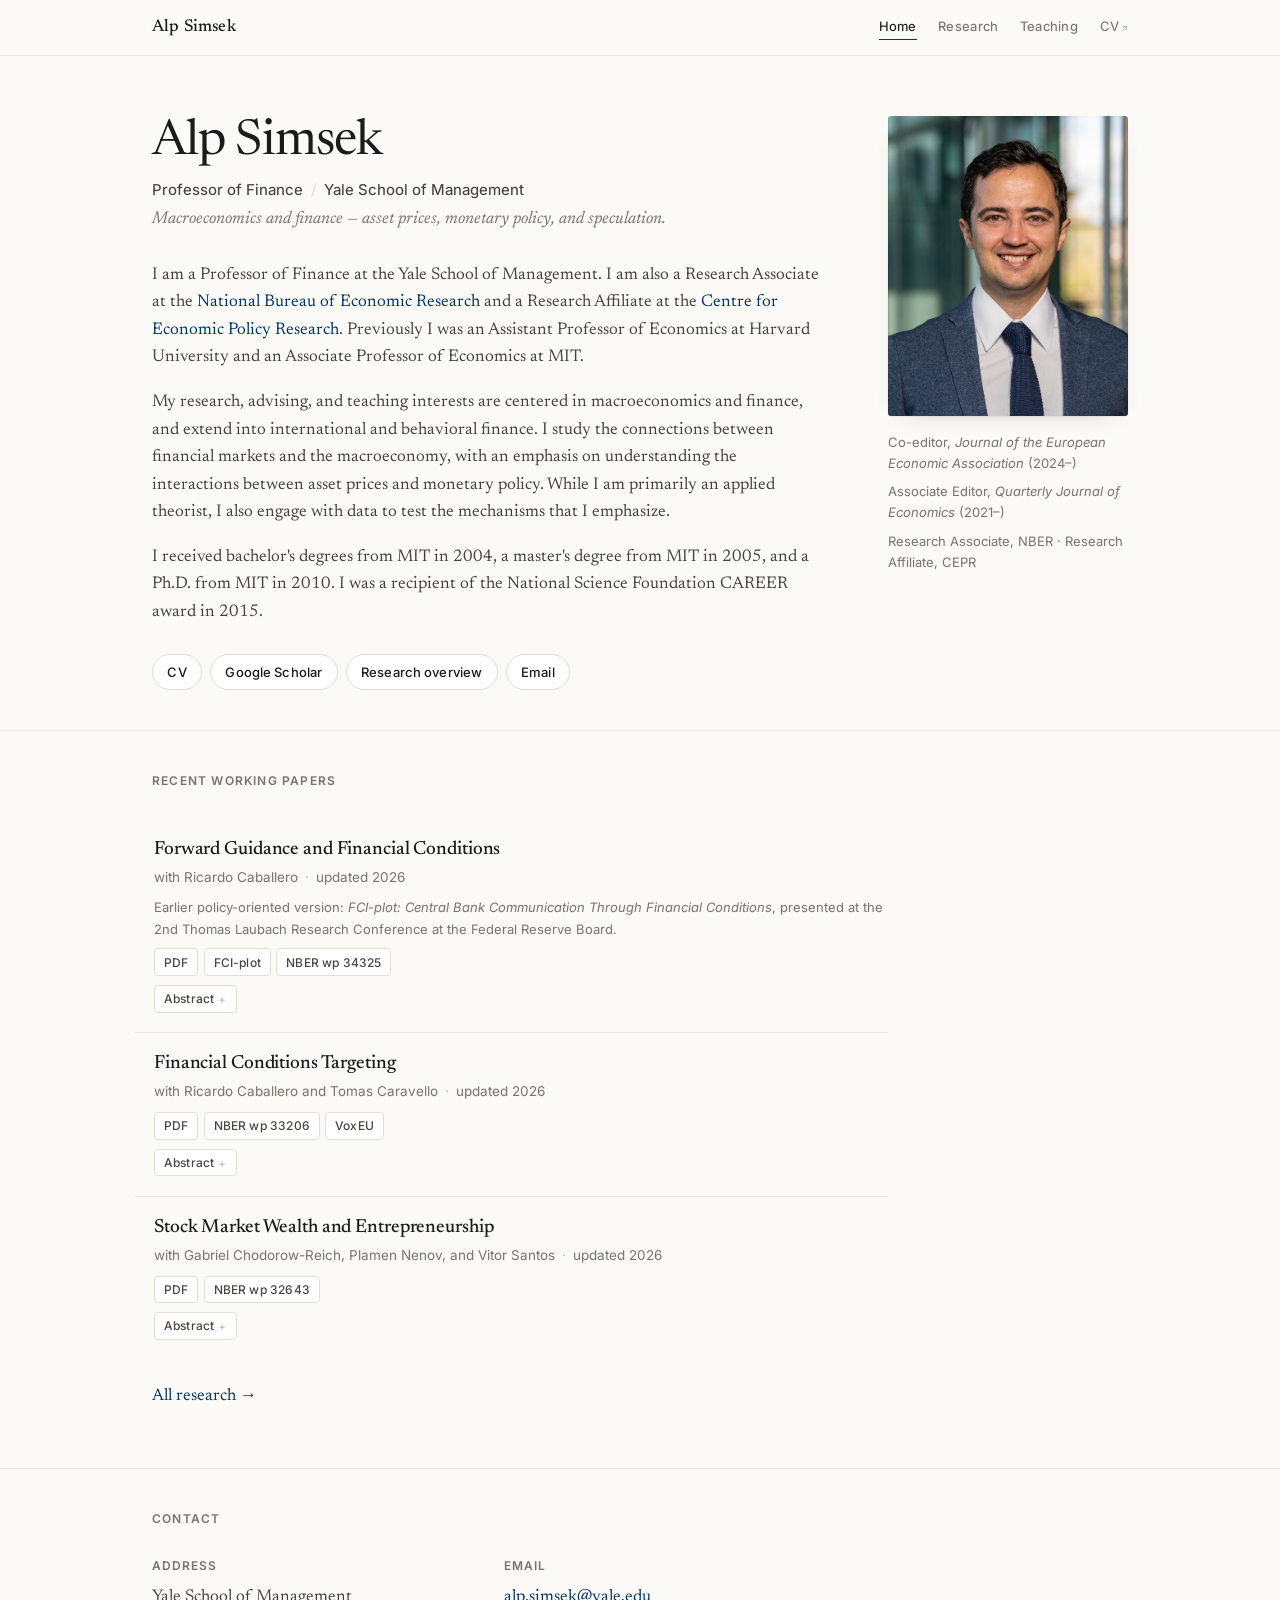
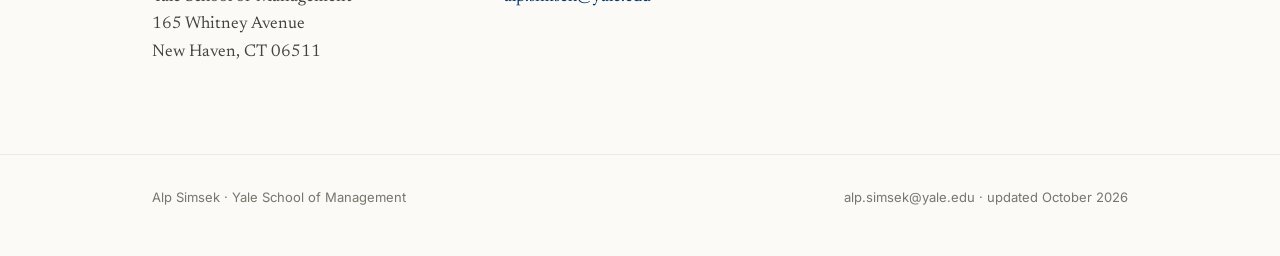
<file: docs/index.html>
<!doctype html>
<html lang="en">
<head>
<meta charset="utf-8">
<meta name="viewport" content="width=device-width, initial-scale=1">
<title>Alp Simsek</title>
<meta name="description" content="Alp Simsek, Professor of Finance at the Yale School of Management. Research on macroeconomics, finance, asset prices, and monetary policy.">
<meta name="author" content="Alp Simsek">
<meta property="og:title" content="Alp Simsek">
<meta property="og:description" content="Alp Simsek, Professor of Finance at the Yale School of Management. Research on macroeconomics, finance, asset prices, and monetary policy.">
<meta property="og:type" content="website">
<meta property="og:url" content="https://alpsimsek.org/">
<link rel="canonical" href="https://alpsimsek.org/">
<link rel="preconnect" href="https://fonts.googleapis.com">
<link rel="preconnect" href="https://fonts.gstatic.com" crossorigin>
<link rel="stylesheet" href="https://fonts.googleapis.com/css2?family=Inter:wght@400;450;500;600&family=Newsreader:ital,opsz,wght@0,6..72,300..600;1,6..72,300..600&display=swap">
<link rel="stylesheet" href="assets/style.css">
<link rel="icon" href="data:image/svg+xml,<svg xmlns=%22http://www.w3.org/2000/svg%22 viewBox=%220 0 100 100%22><text y=%22.9em%22 font-size=%2290%22 font-family=%22Georgia,serif%22>A</text></svg>">
</head>
<body>

<header class="site-header">
  <div class="wrap">
    <a class="brand" href="index.html">Alp Simsek</a>
    <nav class="site-nav"><a href="index.html" aria-current="page">Home</a><a href="research.html">Research</a><a href="teaching.html">Teaching</a><a href="https://www.dropbox.com/s/v7c8ki8d0lcqtub/simsekCV.pdf?dl=0">CV<span class="ext">↗</span></a></nav>
  </div>
</header>

<main>

<section class="hero">
  <div class="wrap">
    <div class="hero-grid">
      <div>
        <h1>Alp Simsek</h1>
        <p class="role">Professor of Finance<span class="sep">/</span>Yale School of Management</p>
        <p class="tagline">Macroeconomics and finance — asset prices, monetary policy, and speculation.</p>
        <div class="prose">
<p>I am a Professor of Finance at the Yale School of Management. I am also a Research Associate at the <a href="https://www.nber.org/">National Bureau of Economic Research</a> and a Research Affiliate at the <a href="https://cepr.org/">Centre for Economic Policy Research</a>. Previously I was an Assistant Professor of Economics at Harvard University and an Associate Professor of Economics at MIT.</p>
<p>My research, advising, and teaching interests are centered in macroeconomics and finance, and extend into international and behavioral finance. I study the connections between financial markets and the macroeconomy, with an emphasis on understanding the interactions between asset prices and monetary policy. While I am primarily an applied theorist, I also engage with data to test the mechanisms that I emphasize.</p>
<p>I received bachelor's degrees from MIT in 2004, a master's degree from MIT in 2005, and a Ph.D. from MIT in 2010. I was a recipient of the National Science Foundation CAREER award in 2015.</p>
        </div>
        <div class="quicklinks"><a href="https://www.dropbox.com/s/v7c8ki8d0lcqtub/simsekCV.pdf?dl=0">CV</a><a href="https://scholar.google.com/citations?user=RgoIj4YAAAAJ&hl=en">Google Scholar</a><a href="overview.html">Research overview</a><a href="mailto:alp.simsek@yale.edu">Email</a></div>
      </div>
      <div>
        <div class="portrait-wrap">
          <img class="portrait" src="assets/photo.jpg" width="480" height="600"
               alt="Alp Simsek" loading="eager">
        </div>
        <div class="sidecard"><ul><li>Co-editor, <em>Journal of the European Economic Association</em> (2024–)</li><li>Associate Editor, <em>Quarterly Journal of Economics</em> (2021–)</li><li>Research Associate, NBER · Research Affiliate, CEPR</li></ul></div>
      </div>
    </div>
  </div>
</section>

<section class="section">
  <div class="wrap">
    <h2 class="section-title">Recent working papers</h2>
    <ul class="papers">
<li class="paper">
  <p class="paper-title"><a href="https://www.dropbox.com/scl/fi/e8xag79iyrx3twbsizwg1/ForwardGuidanceFinancialConditions_Public.pdf?rlkey=bkg4s8ifjlqg9vl4yk89tu1wn&dl=0">Forward Guidance and Financial Conditions</a></p>
  <p class="paper-meta">with Ricardo Caballero<span class="dot">·</span>updated 2026</p>
  <p class="paper-note">Earlier policy-oriented version: <em>FCI-plot: Central Bank Communication Through Financial Conditions</em>, presented at the 2nd Thomas Laubach Research Conference at the Federal Reserve Board.</p>
  <div class="paper-links"><a href="https://www.dropbox.com/scl/fi/e8xag79iyrx3twbsizwg1/ForwardGuidanceFinancialConditions_Public.pdf?rlkey=bkg4s8ifjlqg9vl4yk89tu1wn&dl=0">PDF</a><a href="https://www.dropbox.com/scl/fi/m89lf7lb60kj6kh0jnjni/Fed_Communication_Public.pdf?rlkey=uez5myarthl1wrwtttexki4pd&dl=0">FCI-plot</a><a href="https://www.nber.org/papers/w34325">NBER wp 34325</a></div>
  <details class="abstract">
    <summary>Abstract</summary>
    <div class="abstract-body">Forward guidance has recently been contested, most visibly in the United States. We study its benefits and costs in a model where monetary policy operates through financial conditions. Noisy flows move those conditions and create output gaps because the policy rate adjusts gradually. Guidance reveals the central bank's view of future demand, reducing policy uncertainty and inducing arbitrageurs to absorb more financial noise. But guidance also moves financial conditions on announcement. On average, this movement raises output-gap variance. Optimal guidance balances these effects. It rises with financial noise, policy uncertainty, and the persistence of the central bank's view. We then study the form of guidance. Markets that disagree with the central bank about near-term shocks want to know its policy stance once it comes around to their view. An average projection does not provide it. A projection conditional on the market's scenario does, and so conveys more of the central bank's view. Among the variables the central bank could project, a projection of neutral financial conditions, FCI*, isolates its macroeconomic view. Interest rate and macroeconomic projections also reflect its view of risk premia, so they convey less for a given communication effort.</div>
  </details>
</li>
<li class="paper">
  <p class="paper-title"><a href="https://www.dropbox.com/scl/fi/jyjmc9i0cj2gkw6v612ov/FCITargetingPublic.pdf?rlkey=c21zhdppfaetlotg48eb9gycb&dl=0">Financial Conditions Targeting</a></p>
  <p class="paper-meta">with Ricardo Caballero and Tomas Caravello<span class="dot">·</span>updated 2026</p>
  <div class="paper-links"><a href="https://www.dropbox.com/scl/fi/jyjmc9i0cj2gkw6v612ov/FCITargetingPublic.pdf?rlkey=c21zhdppfaetlotg48eb9gycb&dl=0">PDF</a><a href="https://www.nber.org/papers/w33206">NBER wp 33206</a><a href="https://cepr.org/voxeu/columns/financial-conditions-matter-more-interest-rates-new-framework-monetary-policy">VoxEU</a></div>
  <details class="abstract">
    <summary>Abstract</summary>
    <div class="abstract-body">Non-fundamental inflows into the stock market loosen financial conditions and raise output, while the policy rate responds gradually. Such financial noise explains up to 20% of the variance of financial conditions and output. These facts motivate a macroeconomic model with noise traders, risk-averse arbitrageurs, and gradual interest rate adjustment. In this model, Financial Conditions Index (FCI) targeting can improve macroeconomic stabilization: the central bank announces its expected FCI as a soft near-term target and adjusts the policy rate to keep conditions near it. This commitment reduces FCI volatility, thereby “recruiting” arbitrageurs to insulate the FCI and aggregate demand from noise.</div>
  </details>
</li>
<li class="paper">
  <p class="paper-title"><a href="https://www.dropbox.com/scl/fi/z88s338p3ukzy1sret5l8/StockMarketEntrepreneurship.pdf?rlkey=u2my1ysx65bbl29r53t5hav3g&e=1&dl=0">Stock Market Wealth and Entrepreneurship</a></p>
  <p class="paper-meta">with Gabriel Chodorow-Reich, Plamen Nenov, and Vitor Santos<span class="dot">·</span>updated 2026</p>
  <div class="paper-links"><a href="https://www.dropbox.com/scl/fi/z88s338p3ukzy1sret5l8/StockMarketEntrepreneurship.pdf?rlkey=u2my1ysx65bbl29r53t5hav3g&e=1&dl=0">PDF</a><a href="https://www.nber.org/papers/w32643">NBER wp 32643</a></div>
  <details class="abstract">
    <summary>Abstract</summary>
    <div class="abstract-body">We use data on stock portfolios of Norwegian households to show that stock market wealth increases entrepreneurship by relaxing financial constraints. Our research design isolates idiosyncratic variation in household-level stock market returns. An increase in stock market wealth increases the propensity to start a firm, with the response concentrated in households with moderate levels of financial wealth, for whom a 20 percent increase in wealth due to a positive stock return increases the likelihood to start a firm by about 20%, and in years when the aggregate stock market return in Norway is high. We develop a method to study the effect of wealth on firm outcomes that corrects for the bias introduced by selection into entrepreneurship. Higher wealth causally increases firm profitability, an indication that it relaxes would-be entrepreneurs' financial constraints. Consistent with this interpretation, the pass-through from stock wealth into equity in the new firm is one-for-one.</div>
  </details>
</li>
</ul>
    <p style="margin-top:1.5rem"><a href="research.html">All research →</a></p>
  </div>
</section>

<section class="section" id="contact">
  <div class="wrap">
    <h2 class="section-title">Contact</h2>
    <div class="contact-grid">
      <div>
        <h4>Address</h4>
        <p>Yale School of Management<br>165 Whitney Avenue<br>New Haven, CT 06511</p>
      </div>
      <div>
        <h4>Email</h4>
        <p><a href="mailto:alp.simsek@yale.edu">alp.simsek@yale.edu</a></p>
      </div>
    </div>
  </div>
</section>

</main>

<footer class="site-footer">
  <div class="wrap">
    <span>Alp Simsek · Yale School of Management</span>
    <span><a href="mailto:alp.simsek@yale.edu">alp.simsek@yale.edu</a> · updated October 2026</span>
  </div>
</footer>

</body>
</html>
</file>
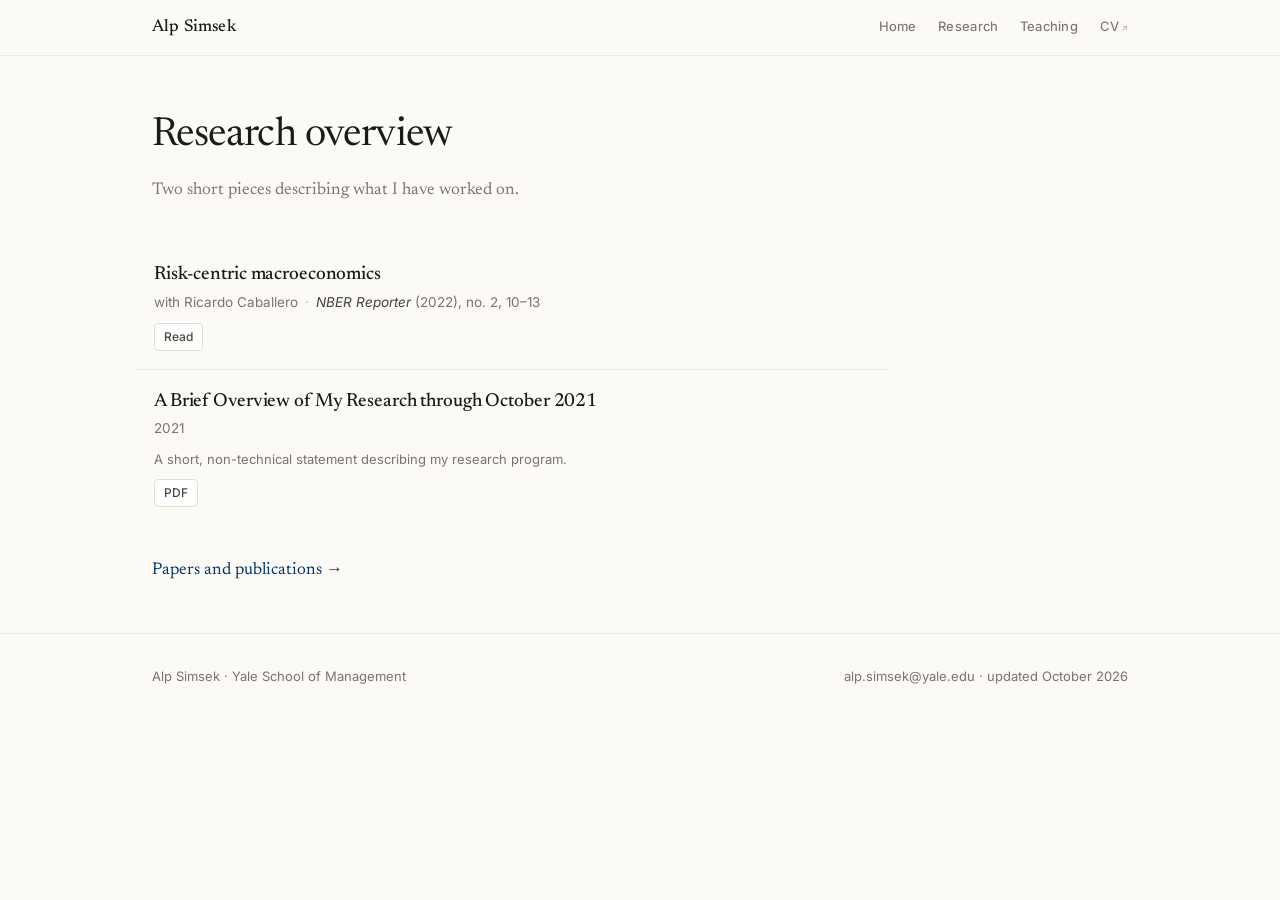
<file: docs/overview.html>
<!doctype html>
<html lang="en">
<head>
<meta charset="utf-8">
<meta name="viewport" content="width=device-width, initial-scale=1">
<title>Research overview — Alp Simsek</title>
<meta name="description" content="Short non-technical pieces describing the research program of Alp Simsek.">
<meta name="author" content="Alp Simsek">
<meta property="og:title" content="Research overview — Alp Simsek">
<meta property="og:description" content="Short non-technical pieces describing the research program of Alp Simsek.">
<meta property="og:type" content="website">
<meta property="og:url" content="https://alpsimsek.org/overview.html">
<link rel="canonical" href="https://alpsimsek.org/overview.html">
<link rel="preconnect" href="https://fonts.googleapis.com">
<link rel="preconnect" href="https://fonts.gstatic.com" crossorigin>
<link rel="stylesheet" href="https://fonts.googleapis.com/css2?family=Inter:wght@400;450;500;600&family=Newsreader:ital,opsz,wght@0,6..72,300..600;1,6..72,300..600&display=swap">
<link rel="stylesheet" href="assets/style.css">
<link rel="icon" href="data:image/svg+xml,<svg xmlns=%22http://www.w3.org/2000/svg%22 viewBox=%220 0 100 100%22><text y=%22.9em%22 font-size=%2290%22 font-family=%22Georgia,serif%22>A</text></svg>">
</head>
<body>

<header class="site-header">
  <div class="wrap">
    <a class="brand" href="index.html">Alp Simsek</a>
    <nav class="site-nav"><a href="index.html">Home</a><a href="research.html">Research</a><a href="teaching.html">Teaching</a><a href="https://www.dropbox.com/s/v7c8ki8d0lcqtub/simsekCV.pdf?dl=0">CV<span class="ext">↗</span></a></nav>
  </div>
</header>

<main>

<div class="wrap">
  <h1 class="page-title">Research overview</h1>
  <p class="page-intro">Two short pieces describing what I have worked on.</p>
  <ul class="papers">
<li class="paper">
  <p class="paper-title"><a href="https://www.nber.org/reporter/2022number2/risk-centric-macroeconomics">Risk-centric macroeconomics</a></p>
  <p class="paper-meta">with Ricardo Caballero<span class="dot">·</span><span class="outlet">NBER Reporter</span> (2022), no. 2, 10–13</p>
  <div class="paper-links"><a href="https://www.nber.org/reporter/2022number2/risk-centric-macroeconomics">Read</a></div>
</li>
<li class="paper">
  <p class="paper-title"><a href="https://www.dropbox.com/s/bnaxsffk120bpgu/professionalStatementPublic.pdf?dl=0">A Brief Overview of My Research through October 2021</a></p>
  <p class="paper-meta">2021</p>
  <p class="paper-note">A short, non-technical statement describing my research program.</p>
  <div class="paper-links"><a href="https://www.dropbox.com/s/bnaxsffk120bpgu/professionalStatementPublic.pdf?dl=0">PDF</a></div>
</li>
</ul>
  <p style="margin-top:2rem"><a href="research.html">Papers and publications &rarr;</a></p>
</div>

</main>

<footer class="site-footer">
  <div class="wrap">
    <span>Alp Simsek · Yale School of Management</span>
    <span><a href="mailto:alp.simsek@yale.edu">alp.simsek@yale.edu</a> · updated October 2026</span>
  </div>
</footer>

</body>
</html>
</file>
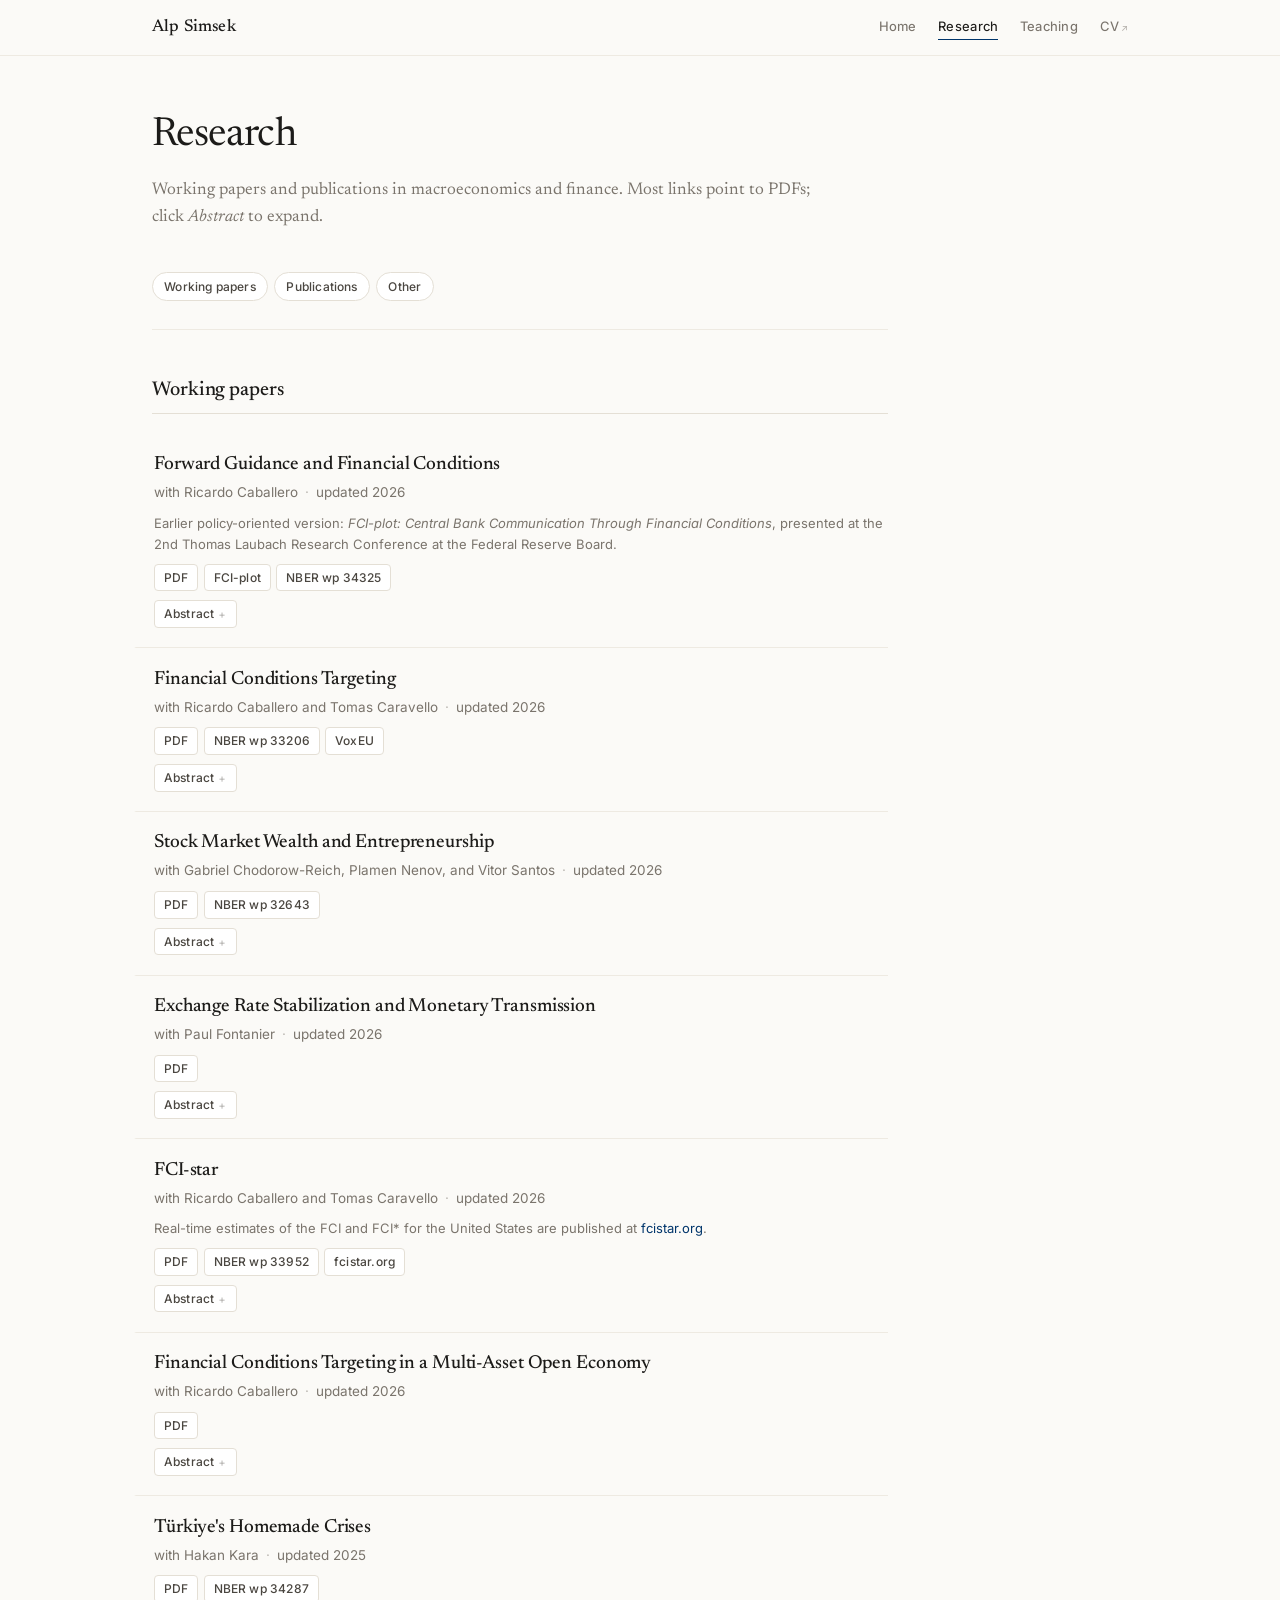
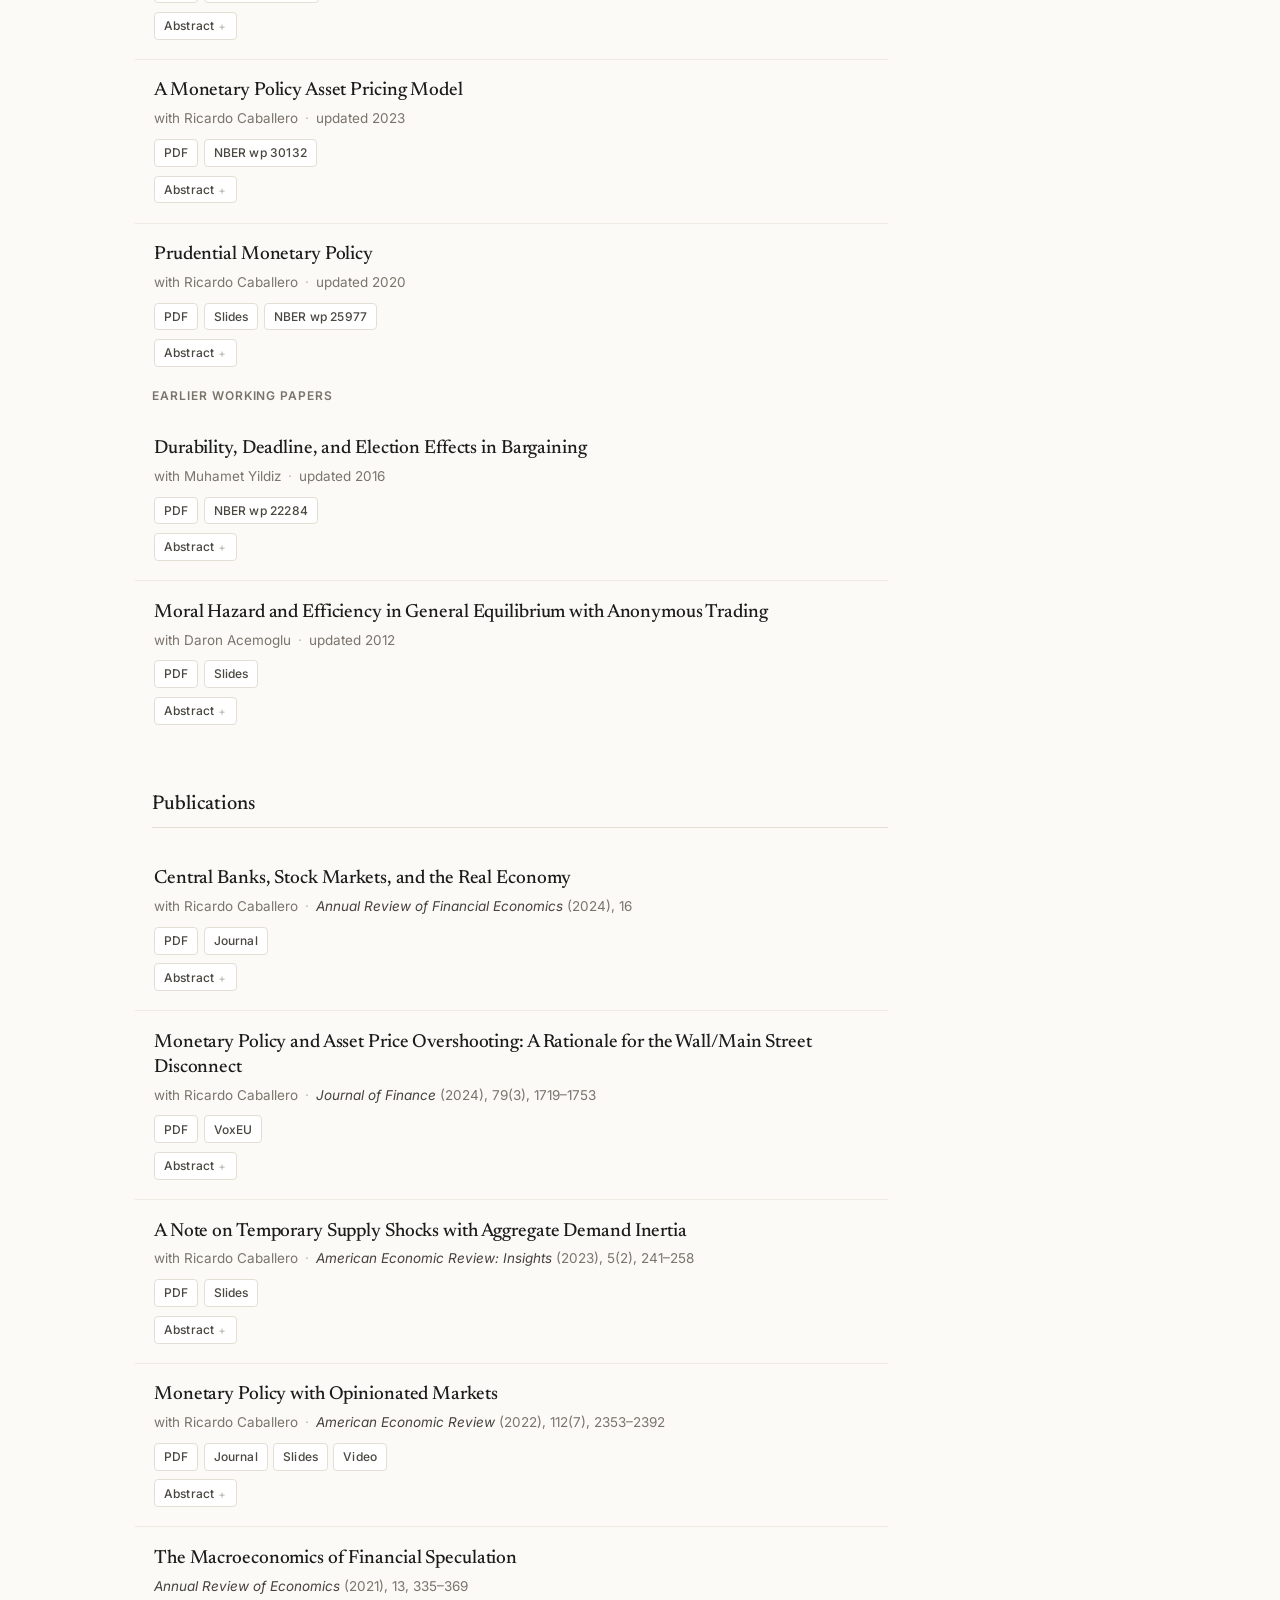
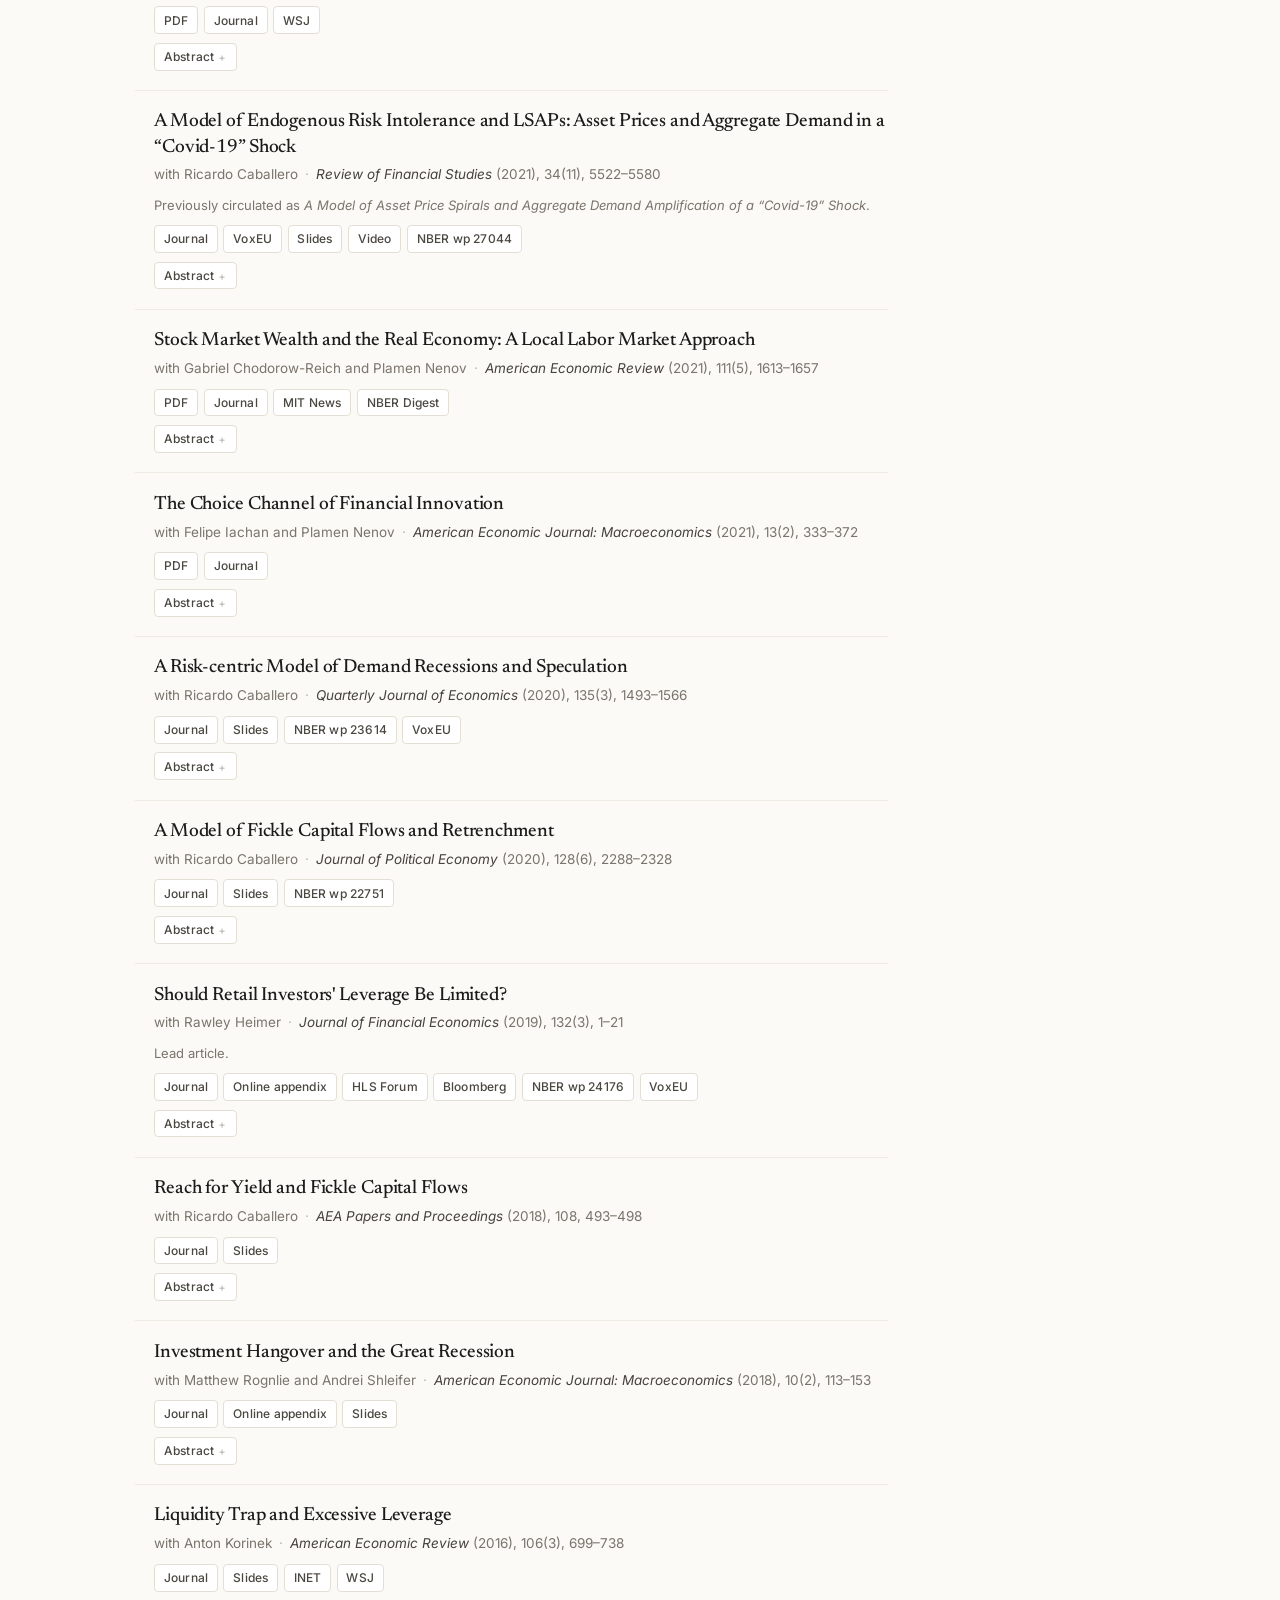
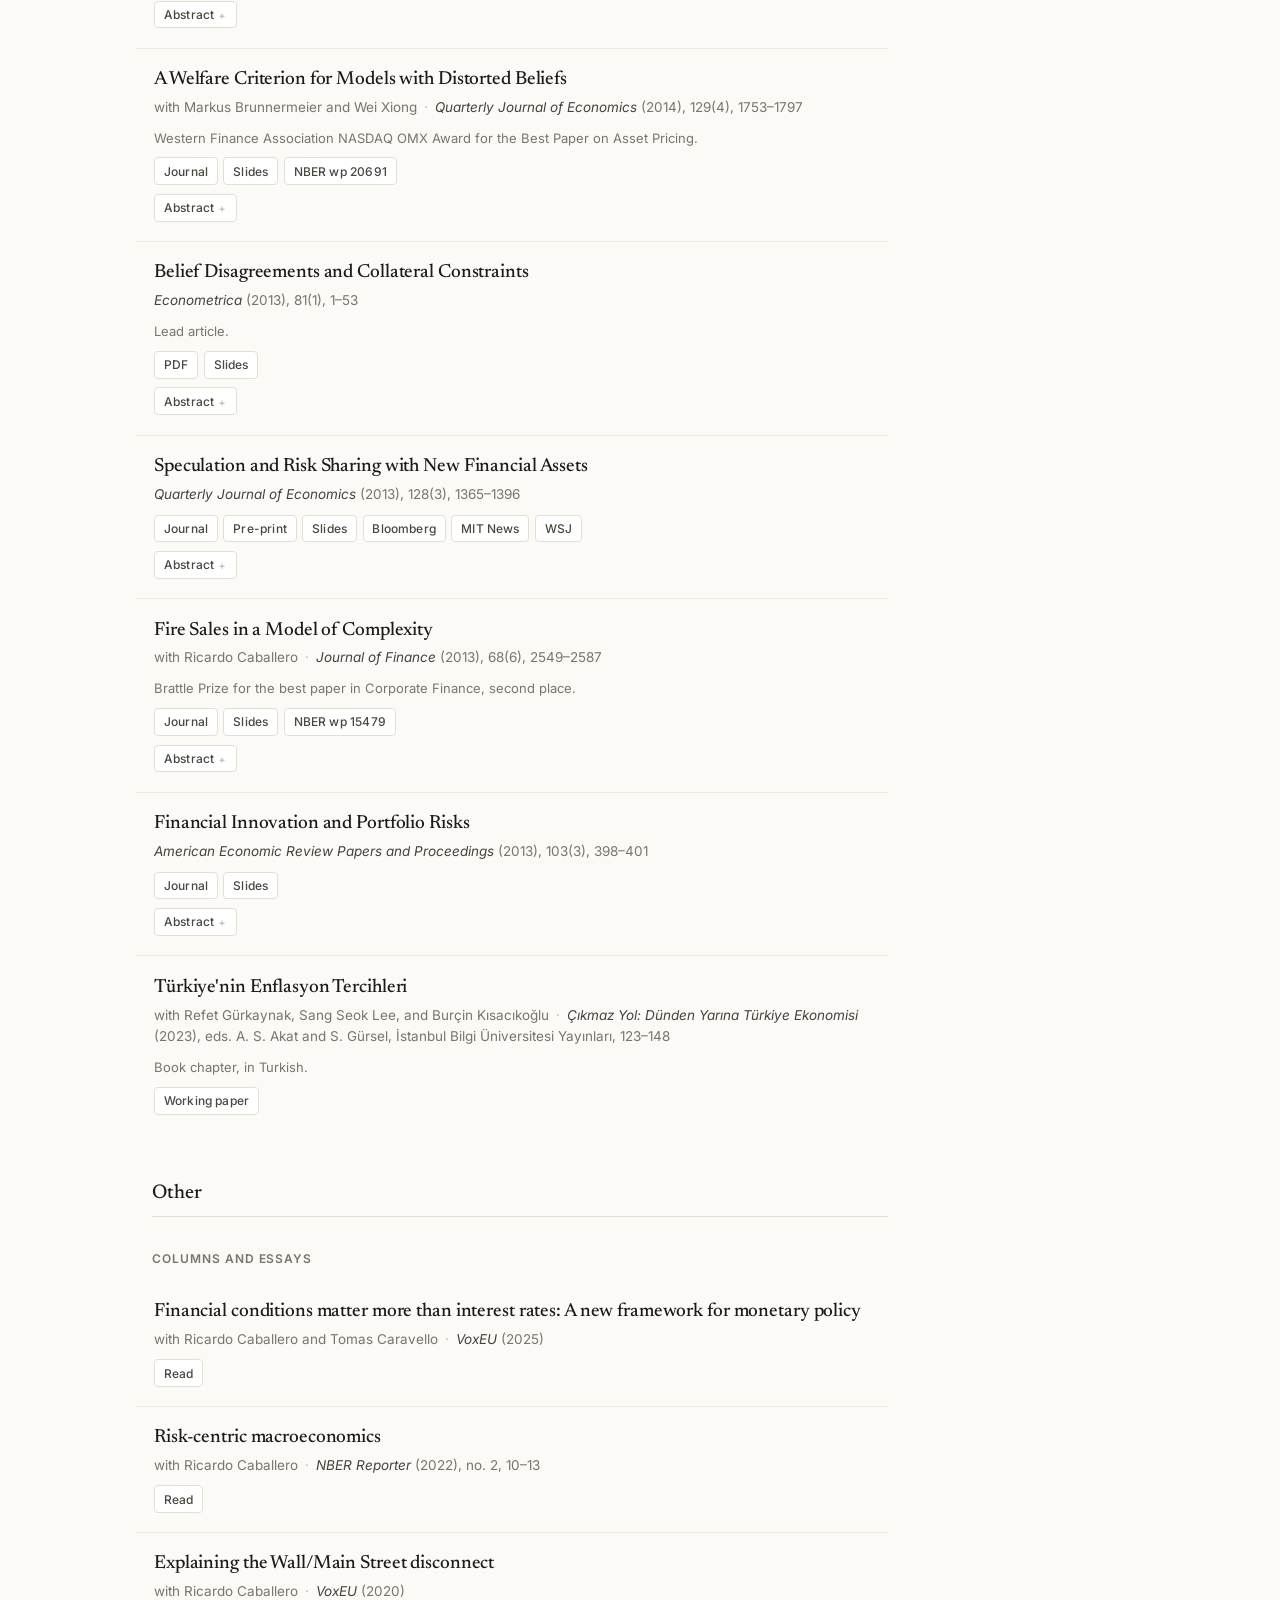
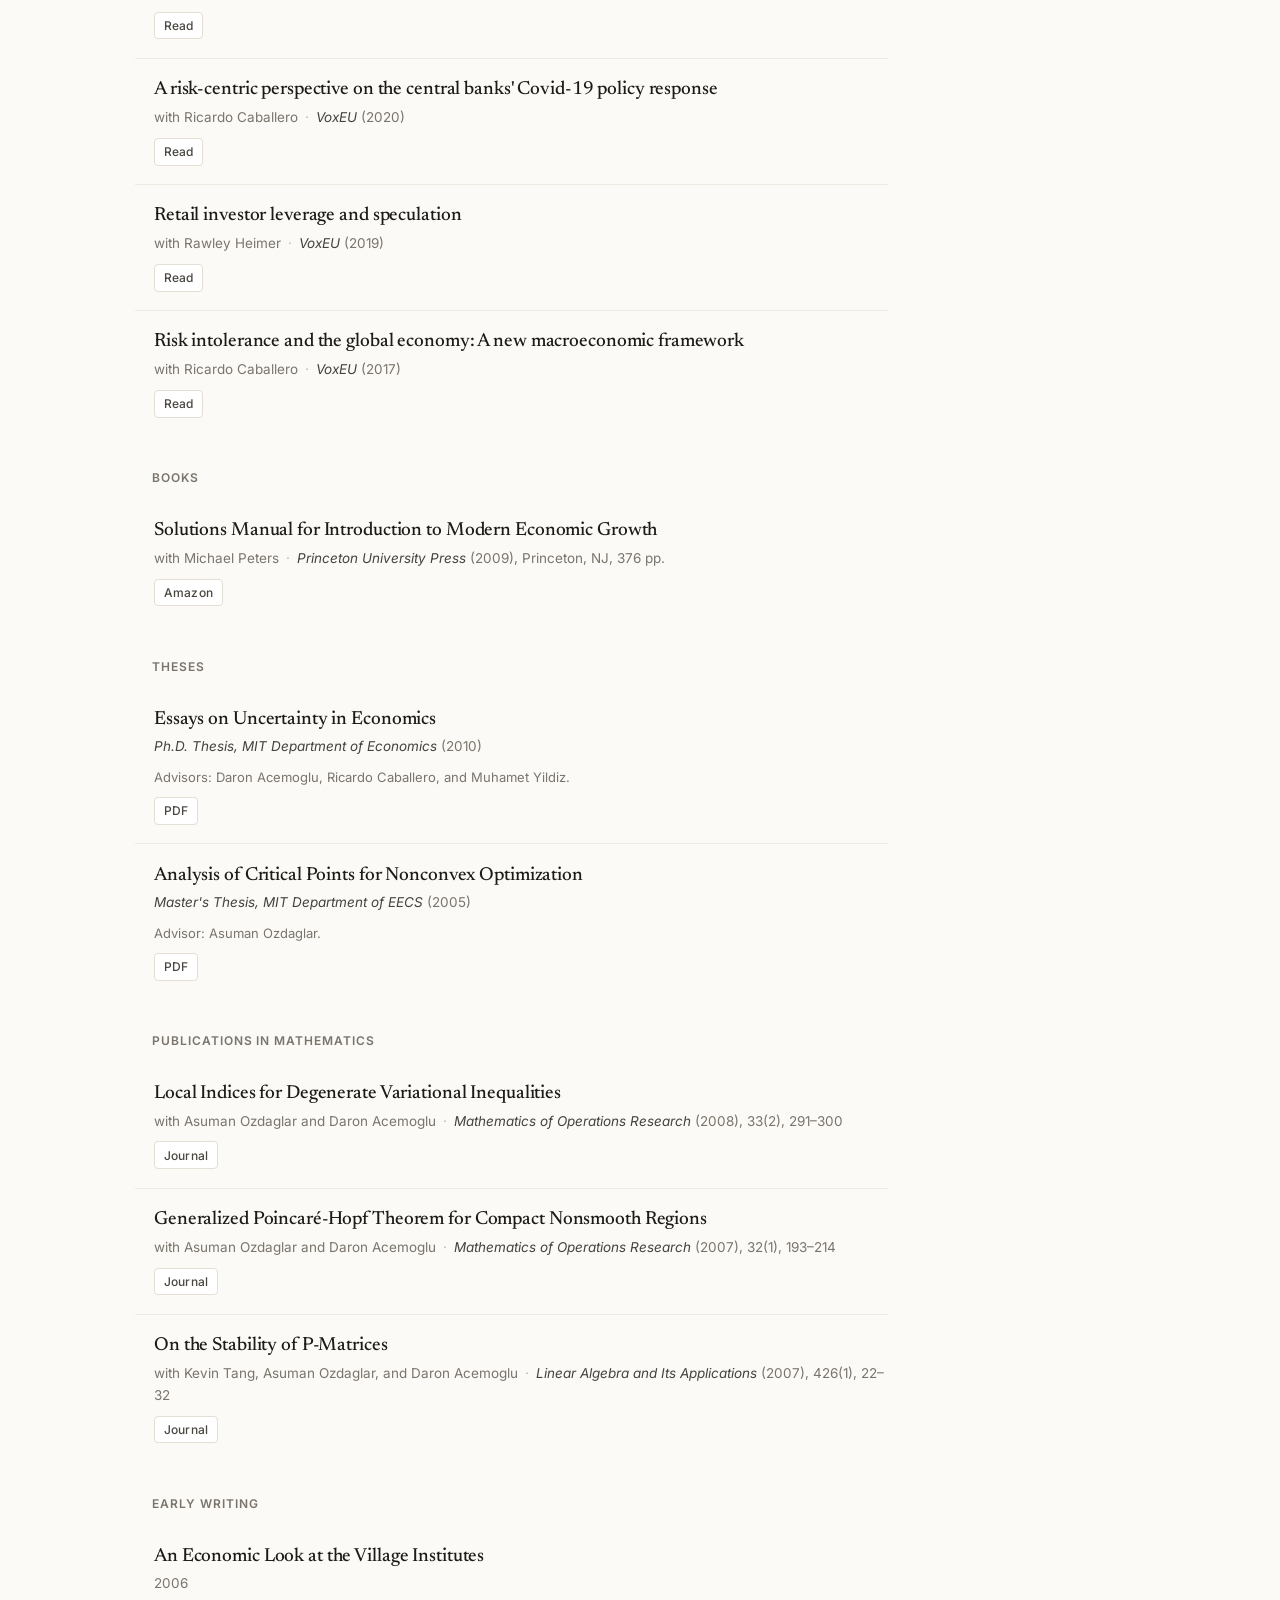
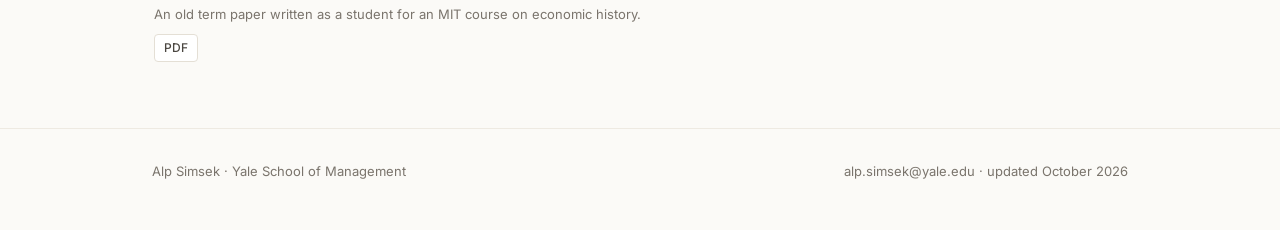
<file: docs/research.html>
<!doctype html>
<html lang="en">
<head>
<meta charset="utf-8">
<meta name="viewport" content="width=device-width, initial-scale=1">
<title>Research — Alp Simsek</title>
<meta name="description" content="Working papers and publications by Alp Simsek.">
<meta name="author" content="Alp Simsek">
<meta property="og:title" content="Research — Alp Simsek">
<meta property="og:description" content="Working papers and publications by Alp Simsek.">
<meta property="og:type" content="website">
<meta property="og:url" content="https://alpsimsek.org/research.html">
<link rel="canonical" href="https://alpsimsek.org/research.html">
<link rel="preconnect" href="https://fonts.googleapis.com">
<link rel="preconnect" href="https://fonts.gstatic.com" crossorigin>
<link rel="stylesheet" href="https://fonts.googleapis.com/css2?family=Inter:wght@400;450;500;600&family=Newsreader:ital,opsz,wght@0,6..72,300..600;1,6..72,300..600&display=swap">
<link rel="stylesheet" href="assets/style.css">
<link rel="icon" href="data:image/svg+xml,<svg xmlns=%22http://www.w3.org/2000/svg%22 viewBox=%220 0 100 100%22><text y=%22.9em%22 font-size=%2290%22 font-family=%22Georgia,serif%22>A</text></svg>">
</head>
<body>

<header class="site-header">
  <div class="wrap">
    <a class="brand" href="index.html">Alp Simsek</a>
    <nav class="site-nav"><a href="index.html">Home</a><a href="research.html" aria-current="page">Research</a><a href="teaching.html">Teaching</a><a href="https://www.dropbox.com/s/v7c8ki8d0lcqtub/simsekCV.pdf?dl=0">CV<span class="ext">↗</span></a></nav>
  </div>
</header>

<main>

<div class="wrap">
  <h1 class="page-title">Research</h1>
  <p class="page-intro">Working papers and publications in macroeconomics and finance.
     Most links point to PDFs; click <em>Abstract</em> to expand.</p>
  <nav class="jumps"><a href="#working-papers">Working papers</a><a href="#publications">Publications</a><a href="#other">Other</a></nav>
  <h3 class="group-title" id="working-papers">Working papers</h3><ul class="papers">
<li class="paper">
  <p class="paper-title"><a href="https://www.dropbox.com/scl/fi/e8xag79iyrx3twbsizwg1/ForwardGuidanceFinancialConditions_Public.pdf?rlkey=bkg4s8ifjlqg9vl4yk89tu1wn&dl=0">Forward Guidance and Financial Conditions</a></p>
  <p class="paper-meta">with Ricardo Caballero<span class="dot">·</span>updated 2026</p>
  <p class="paper-note">Earlier policy-oriented version: <em>FCI-plot: Central Bank Communication Through Financial Conditions</em>, presented at the 2nd Thomas Laubach Research Conference at the Federal Reserve Board.</p>
  <div class="paper-links"><a href="https://www.dropbox.com/scl/fi/e8xag79iyrx3twbsizwg1/ForwardGuidanceFinancialConditions_Public.pdf?rlkey=bkg4s8ifjlqg9vl4yk89tu1wn&dl=0">PDF</a><a href="https://www.dropbox.com/scl/fi/m89lf7lb60kj6kh0jnjni/Fed_Communication_Public.pdf?rlkey=uez5myarthl1wrwtttexki4pd&dl=0">FCI-plot</a><a href="https://www.nber.org/papers/w34325">NBER wp 34325</a></div>
  <details class="abstract">
    <summary>Abstract</summary>
    <div class="abstract-body">Forward guidance has recently been contested, most visibly in the United States. We study its benefits and costs in a model where monetary policy operates through financial conditions. Noisy flows move those conditions and create output gaps because the policy rate adjusts gradually. Guidance reveals the central bank's view of future demand, reducing policy uncertainty and inducing arbitrageurs to absorb more financial noise. But guidance also moves financial conditions on announcement. On average, this movement raises output-gap variance. Optimal guidance balances these effects. It rises with financial noise, policy uncertainty, and the persistence of the central bank's view. We then study the form of guidance. Markets that disagree with the central bank about near-term shocks want to know its policy stance once it comes around to their view. An average projection does not provide it. A projection conditional on the market's scenario does, and so conveys more of the central bank's view. Among the variables the central bank could project, a projection of neutral financial conditions, FCI*, isolates its macroeconomic view. Interest rate and macroeconomic projections also reflect its view of risk premia, so they convey less for a given communication effort.</div>
  </details>
</li>
<li class="paper">
  <p class="paper-title"><a href="https://www.dropbox.com/scl/fi/jyjmc9i0cj2gkw6v612ov/FCITargetingPublic.pdf?rlkey=c21zhdppfaetlotg48eb9gycb&dl=0">Financial Conditions Targeting</a></p>
  <p class="paper-meta">with Ricardo Caballero and Tomas Caravello<span class="dot">·</span>updated 2026</p>
  <div class="paper-links"><a href="https://www.dropbox.com/scl/fi/jyjmc9i0cj2gkw6v612ov/FCITargetingPublic.pdf?rlkey=c21zhdppfaetlotg48eb9gycb&dl=0">PDF</a><a href="https://www.nber.org/papers/w33206">NBER wp 33206</a><a href="https://cepr.org/voxeu/columns/financial-conditions-matter-more-interest-rates-new-framework-monetary-policy">VoxEU</a></div>
  <details class="abstract">
    <summary>Abstract</summary>
    <div class="abstract-body">Non-fundamental inflows into the stock market loosen financial conditions and raise output, while the policy rate responds gradually. Such financial noise explains up to 20% of the variance of financial conditions and output. These facts motivate a macroeconomic model with noise traders, risk-averse arbitrageurs, and gradual interest rate adjustment. In this model, Financial Conditions Index (FCI) targeting can improve macroeconomic stabilization: the central bank announces its expected FCI as a soft near-term target and adjusts the policy rate to keep conditions near it. This commitment reduces FCI volatility, thereby “recruiting” arbitrageurs to insulate the FCI and aggregate demand from noise.</div>
  </details>
</li>
<li class="paper">
  <p class="paper-title"><a href="https://www.dropbox.com/scl/fi/z88s338p3ukzy1sret5l8/StockMarketEntrepreneurship.pdf?rlkey=u2my1ysx65bbl29r53t5hav3g&e=1&dl=0">Stock Market Wealth and Entrepreneurship</a></p>
  <p class="paper-meta">with Gabriel Chodorow-Reich, Plamen Nenov, and Vitor Santos<span class="dot">·</span>updated 2026</p>
  <div class="paper-links"><a href="https://www.dropbox.com/scl/fi/z88s338p3ukzy1sret5l8/StockMarketEntrepreneurship.pdf?rlkey=u2my1ysx65bbl29r53t5hav3g&e=1&dl=0">PDF</a><a href="https://www.nber.org/papers/w32643">NBER wp 32643</a></div>
  <details class="abstract">
    <summary>Abstract</summary>
    <div class="abstract-body">We use data on stock portfolios of Norwegian households to show that stock market wealth increases entrepreneurship by relaxing financial constraints. Our research design isolates idiosyncratic variation in household-level stock market returns. An increase in stock market wealth increases the propensity to start a firm, with the response concentrated in households with moderate levels of financial wealth, for whom a 20 percent increase in wealth due to a positive stock return increases the likelihood to start a firm by about 20%, and in years when the aggregate stock market return in Norway is high. We develop a method to study the effect of wealth on firm outcomes that corrects for the bias introduced by selection into entrepreneurship. Higher wealth causally increases firm profitability, an indication that it relaxes would-be entrepreneurs' financial constraints. Consistent with this interpretation, the pass-through from stock wealth into equity in the new firm is one-for-one.</div>
  </details>
</li>
<li class="paper">
  <p class="paper-title"><a href="https://www.dropbox.com/scl/fi/89xqqwa7e7tvysmm66gvo/fxStabilizationTransmissionPublic.pdf?rlkey=2ewapf1yob6oiq6n1ik9gqsv3&dl=0">Exchange Rate Stabilization and Monetary Transmission</a></p>
  <p class="paper-meta">with Paul Fontanier<span class="dot">·</span>updated 2026</p>
  <div class="paper-links"><a href="https://www.dropbox.com/scl/fi/89xqqwa7e7tvysmm66gvo/fxStabilizationTransmissionPublic.pdf?rlkey=2ewapf1yob6oiq6n1ik9gqsv3&dl=0">PDF</a></div>
  <details class="abstract">
    <summary>Abstract</summary>
    <div class="abstract-body">Conventional wisdom, rooted in the Mundellian trilemma, holds that exchange rate stabilization constrains monetary policy. We challenge this view for emerging markets with shallow financial markets. Across 16 emerging economies, we document that the pass-through from policy rates to market interest rates is strongest at intermediate levels of exchange rate volatility, and weaker under both free floats and hard pegs—an inverted-U pattern. We rationalize it with a model of segmented financial markets in which binding risk limits make domestic arbitrage demand inelastic. We show that this inelasticity weakens the transmission of policy rates to market interest rates. Exchange rate stability attracts foreign investment in local currency assets, which absorbs risk, relaxes the limits, and makes arbitrage demand more elastic. This strengthens transmission and gives the central bank better control over the output gap. Starting from a pure output-gap rule, it is always optimal to introduce some exchange rate stabilization. However, excessive stabilization, such as a hard peg, can backfire by raising policy rate volatility and increasing the risk borne by arbitrageurs.</div>
  </details>
</li>
<li class="paper">
  <p class="paper-title"><a href="https://www.dropbox.com/scl/fi/shsk0nk2gv1hf0aknwuo9/FCIstarPublic.pdf?rlkey=3y9baf5jiqujfglwu83yjkolr&dl=0">FCI-star</a></p>
  <p class="paper-meta">with Ricardo Caballero and Tomas Caravello<span class="dot">·</span>updated 2026</p>
  <p class="paper-note">Real-time estimates of the FCI and FCI* for the United States are published at <a href="https://fcistar.org">fcistar.org</a>.</p>
  <div class="paper-links"><a href="https://www.dropbox.com/scl/fi/shsk0nk2gv1hf0aknwuo9/FCIstarPublic.pdf?rlkey=3y9baf5jiqujfglwu83yjkolr&dl=0">PDF</a><a href="https://www.nber.org/papers/w33952">NBER wp 33952</a><a href="https://fcistar.org">fcistar.org</a></div>
  <details class="abstract">
    <summary>Abstract</summary>
    <div class="abstract-body">Central banks rely on r*—the neutral interest rate—to assess policy stance. However, monetary policy affects activity through broad financial conditions, not only the short-term rate. We propose FCI*, the neutral level of a financial conditions index consistent with output at potential. Unlike r*, FCI* is insulated from financial fluctuations: when asset prices move, FCI captures their estimated effect on output, leaving FCI* to reflect only what the macroeconomy requires. In U.S. data, r* co-moves with the equity premium; FCI* does not. FCI gaps provide useful real-time guidance on policy stance, especially when financial conditions diverge from the policy rate.</div>
  </details>
</li>
<li class="paper">
  <p class="paper-title"><a href="https://www.dropbox.com/scl/fi/hph2unfgnqwtgn75lk199/FCITOpenPublic.pdf?rlkey=mgo7xzjwoc53m66agop8mflth&dl=0">Financial Conditions Targeting in a Multi-Asset Open Economy</a></p>
  <p class="paper-meta">with Ricardo Caballero<span class="dot">·</span>updated 2026</p>
  <div class="paper-links"><a href="https://www.dropbox.com/scl/fi/hph2unfgnqwtgn75lk199/FCITOpenPublic.pdf?rlkey=mgo7xzjwoc53m66agop8mflth&dl=0">PDF</a></div>
  <details class="abstract">
    <summary>Abstract</summary>
    <div class="abstract-body">We analyze monetary policy responses to noisy financial conditions in an open economy where exchange rates and domestic asset prices affect aggregate demand. Noise traders operate in both markets, and specialized arbitrageurs have limited risk-bearing capacity. Monetary policy creates cross-market spillovers: by adjusting the interest rate to stabilize one market, the central bank influences volatility in the other. We show that targeting a financial conditions index (FCI)—a weighted average of exchange rates and domestic asset prices—delivers substantial macroeconomic benefits. FCI targeting commits the central bank to respond to unexpected movements in financial conditions beyond what discretionary monetary policy implies. These stronger responses improve diversification across markets: each market becomes more exposed to external shocks but less exposed to its own. This reduces volatility in both markets and activates the recruitment effect in each market—lower variance induces arbitrageurs to trade against noise, further dampening volatility. Foreign exchange (FX) targeting can also be effective when the exchange rate is the primary source of noise, with benefits that increase as the economy becomes more open. In this case, FX targeting recruits arbitrageurs to stabilize the FX market, reducing volatility and dampening the macroeconomic impact of noise. However, FX targeting also raises volatility in non-targeted markets through anti-recruitment effects, limiting its effectiveness relative to FCI targeting, especially when domestic asset markets also matter for financial conditions and are comparably noisy.</div>
  </details>
</li>
<li class="paper">
  <p class="paper-title"><a href="https://www.dropbox.com/scl/fi/ozs83h5raxr3w7hlvhsuy/turkeyHomemadeCrisesPublic.pdf?rlkey=929x8xb8oxnw96af9dpn3fpav&dl=0">Türkiye's Homemade Crises</a></p>
  <p class="paper-meta">with Hakan Kara<span class="dot">·</span>updated 2025</p>
  <div class="paper-links"><a href="https://www.dropbox.com/scl/fi/ozs83h5raxr3w7hlvhsuy/turkeyHomemadeCrisesPublic.pdf?rlkey=929x8xb8oxnw96af9dpn3fpav&dl=0">PDF</a><a href="https://www.nber.org/papers/w34287">NBER wp 34287</a></div>
  <details class="abstract">
    <summary>Abstract</summary>
    <div class="abstract-body">Türkiye's response to post-pandemic inflation is a cautionary tale of how political pressure for low interest rates can trap policymakers in increasingly destabilizing policy actions. While central banks worldwide raised interest rates to combat inflation in 2021–2023, Turkish authorities pursued the opposite strategy: cutting real rates to deeply negative levels while implementing an array of financial engineering tools, FX interventions, and financial repression policies to stabilize markets. The centerpiece was a novel FX-protected deposit scheme (KKM) that guaranteed depositors against currency depreciation, effectively shifting exchange rate risk to the government balance sheet. We provide a detailed account of this policy experiment and develop a theoretical model that captures the key mechanisms, with a focus on understanding how KKM functions and creates vulnerabilities. Our model reveals that pressure to keep interest rates below inflation-targeting levels can lead to an interconnected destabilizing sequence. Low rates generate inflation, current account deficits, and exchange rate depreciation. FX interventions can temporarily stabilize the exchange rate, but the depletion of reserves exposes the country to sudden stops that trigger more severe currency crises. KKM can temporarily stabilize the crisis but create growing contingent fiscal burdens that rise with inflation and exchange rate depreciation. Crucially, KKM's option-like payout structure creates vulnerability to self-fulfilling currency and sovereign debt crises, which explains various additional policies adopted at the time, including capital flow management, financial repression, and an eventual return to orthodox monetary policy. As central banks worldwide face renewed pressure to set lower policy rates, Türkiye's experience illustrates the potential consequences.</div>
  </details>
</li>
<li class="paper">
  <p class="paper-title"><a href="https://www.dropbox.com/s/m9zsyrxxwettjzz/MPAPpublic.pdf?dl=0">A Monetary Policy Asset Pricing Model</a></p>
  <p class="paper-meta">with Ricardo Caballero<span class="dot">·</span>updated 2023</p>
  <div class="paper-links"><a href="https://www.dropbox.com/s/m9zsyrxxwettjzz/MPAPpublic.pdf?dl=0">PDF</a><a href="https://www.nber.org/papers/w30132">NBER wp 30132</a></div>
  <details class="abstract">
    <summary>Abstract</summary>
    <div class="abstract-body">We propose a model where the central bank's (“the Fed's”) interpretation of macroeconomic needs drives aggregate asset prices. The Fed affects macroeconomic activity with a lag by altering aggregate asset prices. Its objective is to align future aggregate demand and supply (in expectation). We reverse engineer the aggregate asset price that implements the Fed's objective (“pystar”) and derive several implications: (i) the Fed's beliefs about future macroeconomic needs (aggregate demand and supply) drive aggregate asset prices, while standard financial forces determine relative asset prices; (ii) more precise news about future aggregate demand makes output less volatile but increases asset price volatility; (iii) with aggregate demand inertia, the Fed overshoots asset prices in response to current output gaps; (iv) inflation is negatively correlated with aggregate asset prices, regardless of its source (aggregate demand or supply); and (v) belief disagreements between the central bank and the market generate a policy risk premium and potential “behind-the-curve” asset price dynamics.</div>
  </details>
</li>
<li class="paper">
  <p class="paper-title"><a href="https://www.dropbox.com/s/nmzrbx964e12yus/PMP_public.pdf?dl=0">Prudential Monetary Policy</a></p>
  <p class="paper-meta">with Ricardo Caballero<span class="dot">·</span>updated 2020</p>
  <div class="paper-links"><a href="https://www.dropbox.com/s/nmzrbx964e12yus/PMP_public.pdf?dl=0">PDF</a><a href="https://www.dropbox.com/s/frwmvmjlg82rc36/PMPslides_Public.pdf?dl=0">Slides</a><a href="https://www.nber.org/papers/w25977">NBER wp 25977</a></div>
  <details class="abstract">
    <summary>Abstract</summary>
    <div class="abstract-body">Should monetary policymakers raise interest rates during a boom to rein in financial excesses? We theoretically investigate this question using an aggregate demand model with asset price booms and financial speculation. In our model, monetary policy affects financial stability through its impact on asset prices. Our main result shows that, when macroprudential policy is imperfect, there are conditions under which small doses of prudential monetary policy (PMP) can provide financial stability benefits that are equivalent to tightening leverage limits. PMP reduces asset prices during the boom, which softens the asset price crash when the economy transitions into a recession. This mitigates the recession because higher asset prices support leveraged, high-valuation investors' balance sheets. The policy is most effective when the recession is more likely and leverage limits are neither too tight nor too slack. With shadow banks, whether PMP “gets in all the cracks” or not depends on the constraints faced by shadow banks.</div>
  </details>
</li>
</ul><h4 class="subgroup-title">Earlier working papers</h4><ul class="papers">
<li class="paper">
  <p class="paper-title"><a href="https://www.dropbox.com/s/e13zfmvpmtmg1rk/deadlineEffect.pdf?dl=0">Durability, Deadline, and Election Effects in Bargaining</a></p>
  <p class="paper-meta">with Muhamet Yildiz<span class="dot">·</span>updated 2016</p>
  <div class="paper-links"><a href="https://www.dropbox.com/s/e13zfmvpmtmg1rk/deadlineEffect.pdf?dl=0">PDF</a><a href="https://www.nber.org/papers/w22284">NBER wp 22284</a></div>
  <details class="abstract">
    <summary>Abstract</summary>
    <div class="abstract-body">We propose a tractable model of bargaining with optimism. The distinguishing feature of our model is that the bargaining power is durable and changes only due to important events such as elections. Players know their current bargaining powers, but they can be optimistic that events will shift the bargaining power in their favor. We define congruence (in political negotiations, political capital) as the extent to which a party's current bargaining power translates into its expected payoff from bargaining. We show that durability increases congruence and plays a central role in understanding bargaining delays, as well as the finer bargaining details in political negotiations. Optimistic players delay the agreement if durability is expected to increase in the future. The applications of this durability effect include deadline and election effects, by which upcoming deadlines or elections lead to ex-ante gridlock. In political negotiations, political capital is highest in the immediate aftermath of the election, but it decreases as the next election approaches.</div>
  </details>
</li>
<li class="paper">
  <p class="paper-title"><a href="https://www.dropbox.com/s/2inxugvob1dpgu1/moralHazardEfficiency.pdf?dl=0">Moral Hazard and Efficiency in General Equilibrium with Anonymous Trading</a></p>
  <p class="paper-meta">with Daron Acemoglu<span class="dot">·</span>updated 2012</p>
  <div class="paper-links"><a href="https://www.dropbox.com/s/2inxugvob1dpgu1/moralHazardEfficiency.pdf?dl=0">PDF</a><a href="https://www.dropbox.com/s/n60kln78vulrqv2/moralHazardEfficiencySlides.pdf?dl=0">Slides</a></div>
  <details class="abstract">
    <summary>Abstract</summary>
    <div class="abstract-body">A “folk theorem” maintains that competitive equilibria with asymmetric information are always (or generically) inefficient unless agents' consumption can be fully monitored by the principal (and specified in contracts). We critically evaluate these claims in the context of a general equilibrium economy with moral hazard. We allow agents' consumption to be <em>partially</em> monitored (e.g., employment contracts can specify how long a vacation agent takes, but not where she spends her vacation). We identify weak separability of agents' preferences between non-monitored consumption and effort as the necessary and sufficient condition for efficiency (e.g., weak separability implies how much the agent likes Bahamas vs. Hawaii is independent of her effort level). We also establish ε-efficiency when there are only small deviations from weak separability. These results delineate a range of benchmark environments under which general equilibrium has strong efficiency properties even though agents' consumption is not fully monitored.</div>
  </details>
</li>
</ul><h3 class="group-title" id="publications">Publications</h3><ul class="papers">
<li class="paper">
  <p class="paper-title"><a href="https://www.dropbox.com/scl/fi/h1z978nrh1k2ah0k1zhaa/ARFE-public.pdf?rlkey=pvxsjlj7at4py07saf6367sm4&dl=0">Central Banks, Stock Markets, and the Real Economy</a></p>
  <p class="paper-meta">with Ricardo Caballero<span class="dot">·</span><span class="outlet">Annual Review of Financial Economics</span> (2024), 16</p>
  <div class="paper-links"><a href="https://www.dropbox.com/scl/fi/h1z978nrh1k2ah0k1zhaa/ARFE-public.pdf?rlkey=pvxsjlj7at4py07saf6367sm4&dl=0">PDF</a><a href="https://www.annualreviews.org/content/journals/10.1146/annurev-financial-082123-105900">Journal</a></div>
  <details class="abstract">
    <summary>Abstract</summary>
    <div class="abstract-body">This article summarizes empirical research on the interaction between monetary policy and asset markets, and reviews our previous theoretical work that captures these interactions. We present a concise model in which monetary policy impacts the aggregate asset price, which in turn influences economic activity with lags. In this context: (i) the central bank (the Fed, for short) stabilizes the aggregate asset price in response to financial shocks, using large-scale asset purchases if needed (the “Fed put”); (ii) when the Fed is constrained, negative financial shocks cause demand recessions; (iii) the Fed's response to aggregate demand shocks increases asset price volatility, but this volatility plays a useful macroeconomic stabilization role; (iv) the Fed's beliefs about the future aggregate demand and supply drive the aggregate asset price; (v) macroeconomic news influences the Fed's beliefs and asset prices; (vi) more precise news reduces output volatility but heightens asset market volatility; (vii) disagreements between the market and the Fed microfound monetary policy shocks, and generate a policy risk premium.</div>
  </details>
</li>
<li class="paper">
  <p class="paper-title"><a href="https://www.dropbox.com/s/e92ev3owfw286fy/overshooting_public.pdf?dl=0">Monetary Policy and Asset Price Overshooting: A Rationale for the Wall/Main Street Disconnect</a></p>
  <p class="paper-meta">with Ricardo Caballero<span class="dot">·</span><span class="outlet">Journal of Finance</span> (2024), 79(3), 1719–1753</p>
  <div class="paper-links"><a href="https://www.dropbox.com/s/e92ev3owfw286fy/overshooting_public.pdf?dl=0">PDF</a><a href="https://cepr.org/voxeu/columns/explaining-wallmain-street-disconnect">VoxEU</a></div>
  <details class="abstract">
    <summary>Abstract</summary>
    <div class="abstract-body">We analyze optimal monetary policy and its implications for asset prices, when aggregate demand has inertia and responds to asset prices with a lag. If there is a negative output gap, the central bank optimally overshoots aggregate asset prices (asset prices are initially pushed above their steady-state levels consistent with current potential output). Overshooting leads to a temporary disconnect between the performance of financial markets and the real economy, but accelerates the recovery. When there is a lower-bound constraint on the discount rate, overshooting becomes a concave and non-monotonic function of the output gap: the asset price boost is low for a deeply negative initial output gap, grows as the output gap improves over a range, and shrinks toward zero as the output gap improves further. This pattern also implies that good macroeconomic news is better news for asset prices when the output gap is more negative. Finally, we document that during the Covid-19 recovery, the policy-induced overshooting was large enough to explain the high levels of stock and house prices in 2021.</div>
  </details>
</li>
<li class="paper">
  <p class="paper-title"><a href="https://www.dropbox.com/s/x2i8a1o26ql69pa/SupplyShocks_public.pdf?dl=0">A Note on Temporary Supply Shocks with Aggregate Demand Inertia</a></p>
  <p class="paper-meta">with Ricardo Caballero<span class="dot">·</span><span class="outlet">American Economic Review: Insights</span> (2023), 5(2), 241–258</p>
  <div class="paper-links"><a href="https://www.dropbox.com/s/x2i8a1o26ql69pa/SupplyShocks_public.pdf?dl=0">PDF</a><a href="https://www.dropbox.com/s/3to4s6r1m9mrvbg/supplyShocksSlides_Public.pdf?dl=0">Slides</a></div>
  <details class="abstract">
    <summary>Abstract</summary>
    <div class="abstract-body">We study optimal monetary policy during temporary supply contractions when aggregate demand has inertia and the central bank is concerned about future constraints on expansionary policy. In this environment, it is optimal to run the economy hot until supply recovers. However, the policy does not remain loose throughout the low-supply phase. Overall, when the initial aggregate demand is low, the goal is to frontload the rate cuts to raise demand in anticipation of the recovery of supply. If inflation also has inertia, the central bank still overheats the economy during the low-supply phase but gradually cools it down over time.</div>
  </details>
</li>
<li class="paper">
  <p class="paper-title"><a href="https://www.dropbox.com/s/zs6ymzjg0vtszmq/opinionated_public.pdf?dl=0">Monetary Policy with Opinionated Markets</a></p>
  <p class="paper-meta">with Ricardo Caballero<span class="dot">·</span><span class="outlet">American Economic Review</span> (2022), 112(7), 2353–2392</p>
  <div class="paper-links"><a href="https://www.dropbox.com/s/zs6ymzjg0vtszmq/opinionated_public.pdf?dl=0">PDF</a><a href="https://www.aeaweb.org/articles?id=10.1257/aer.20210271">Journal</a><a href="https://www.dropbox.com/s/e4b3n7a8r9i5v8j/caballeroSimsekOpinionatedSlides_public.pdf?dl=0">Slides</a><a href="https://www.youtube.com/watch?v=4PjulzEWzZo&t=3s">Video</a></div>
  <details class="abstract">
    <summary>Abstract</summary>
    <div class="abstract-body">We build a model in which the Fed and the market disagree about future aggregate demand. The market anticipates monetary policy mistakes, which affect current demand and induce the Fed to partially accommodate the market's view. The Fed expects to implement its view gradually. Announcements that reveal an unexpected change in the Fed's belief provide a microfoundation for monetary policy shocks. Tantrum shocks arise when the market misinterprets the Fed's belief and overreacts to its announcement. Uncertainty about tantrums motivates further gradualism and communication. Finally, disagreements affect the market's expected inflation and induce a policy trade-off similar to cost-push shocks.</div>
  </details>
</li>
<li class="paper">
  <p class="paper-title"><a href="https://www.dropbox.com/s/l44eqwxdfz02tt1/speculationMacro_public.pdf?dl=0">The Macroeconomics of Financial Speculation</a></p>
  <p class="paper-meta"><span class="outlet">Annual Review of Economics</span> (2021), 13, 335–369</p>
  <div class="paper-links"><a href="https://www.dropbox.com/s/l44eqwxdfz02tt1/speculationMacro_public.pdf?dl=0">PDF</a><a href="https://www.annualreviews.org/doi/full/10.1146/annurev-economics-092120-050543">Journal</a><a href="https://www.wsj.com/articles/policy-makers-can-manage-boom-and-bust-asset-market-moves-11613039402">WSJ</a></div>
  <details class="abstract">
    <summary>Abstract</summary>
    <div class="abstract-body">I review the literature on financial speculation driven by belief disagreements from a macroeconomics perspective. To highlight unifying themes, I develop a stylized macroeconomic model that embeds several mechanisms. With short-selling constraints, speculation can generate overvaluation and speculative bubbles. Leverage can substantially inflate speculative bubbles and leverage limits depend on perceived downside risks. Shifts in beliefs about downside tail scenarios can explain the emergence and the collapse of leveraged speculative bubbles. Speculative bubbles are related to rational bubbles, but they match better the empirical evidence on the predictability of asset returns. Even without short-selling constraints, speculation induces procyclical asset valuation. When speculation affects the price of aggregate assets, it also influences macroeconomic outcomes such as aggregate consumption, investment, and output. Speculation in the boom years reduces asset prices, aggregate demand, and output in the subsequent recession. Macroprudential policies that restrict speculation in the boom can improve macroeconomic stability and social welfare.</div>
  </details>
</li>
<li class="paper">
  <p class="paper-title"><a href="https://academic.oup.com/rfs/article/34/11/5522/6210659?guestAccessKey=9b331807-1970-4536-8dfb-88b1b788fc87">A Model of Endogenous Risk Intolerance and LSAPs: Asset Prices and Aggregate Demand in a “Covid-19” Shock</a></p>
  <p class="paper-meta">with Ricardo Caballero<span class="dot">·</span><span class="outlet">Review of Financial Studies</span> (2021), 34(11), 5522–5580</p>
  <p class="paper-note">Previously circulated as <em>A Model of Asset Price Spirals and Aggregate Demand Amplification of a “Covid-19” Shock</em>.</p>
  <div class="paper-links"><a href="https://academic.oup.com/rfs/article/34/11/5522/6210659?guestAccessKey=9b331807-1970-4536-8dfb-88b1b788fc87">Journal</a><a href="https://cepr.org/voxeu/columns/risk-centric-perspective-central-banks-covid-19-policy-response">VoxEU</a><a href="https://www.dropbox.com/s/9kco83mzkx5g1bd/covidDemandAmplificationSlides_public.pdf?dl=0">Slides</a><a href="https://www.youtube.com/watch?v=Z0Y1WTG1uH0&t=3516s">Video</a><a href="https://www.nber.org/papers/w27044">NBER wp 27044</a></div>
  <details class="abstract">
    <summary>Abstract</summary>
    <div class="abstract-body">In this paper we: (i) provide a model of the endogenous risk intolerance and severe aggregate demand contractions following a large real (non-financial) shock; and (ii) demonstrate the effectiveness of Large Scale Asset Purchases (LSAPs) in addressing these contractions. The key mechanism stems from heterogeneous risk tolerance: as a recessionary shock hits the economy and brings down asset prices, risk-tolerant agents' wealth share declines and their leverage rises endogenously. This reduces the market's risk tolerance and generates downward pressure on asset prices and aggregate demand. When monetary policy is unconstrained, it can offset the decline in risk tolerance with an interest rate cut that boosts the market's Sharpe ratio. However, if the interest rate policy is constrained, new contractionary feedbacks arise: recessionary shocks lead to further asset price and output drops, which feed the risk-off episode and trigger a downward loop. In this context, LSAPs improve asset prices and aggregate demand by transferring risk to the government's balance sheet, which reduces the market's required Sharpe ratio. Optimal LSAPs are larger when the (consolidated) government has greater future fiscal capacity and the downward spiral is more severe. In an extension, we show how corporate debt overhang problems strengthen our mechanisms. The Covid-19 shock and the large response by all the major central banks provide a vivid illustration of the environment we seek to capture.</div>
  </details>
</li>
<li class="paper">
  <p class="paper-title"><a href="https://www.dropbox.com/s/duhn4edcy7u1uqn/crns_stock_wealth_effects.pdf?dl=0">Stock Market Wealth and the Real Economy: A Local Labor Market Approach</a></p>
  <p class="paper-meta">with Gabriel Chodorow-Reich and Plamen Nenov<span class="dot">·</span><span class="outlet">American Economic Review</span> (2021), 111(5), 1613–1657</p>
  <div class="paper-links"><a href="https://www.dropbox.com/s/duhn4edcy7u1uqn/crns_stock_wealth_effects.pdf?dl=0">PDF</a><a href="https://www.aeaweb.org/articles?id=10.1257/aer.20200208">Journal</a><a href="https://news.mit.edu/2021/stock-wealth-spending-employment-0514">MIT News</a><a href="https://www.nber.org/digest/aug19/new-estimates-stock-market-wealth-effect">NBER Digest</a></div>
  <details class="abstract">
    <summary>Abstract</summary>
    <div class="abstract-body">We provide evidence of the stock market wealth effect on consumption by using a local labor market analysis and regional heterogeneity in stock market wealth. An increase in local stock wealth driven by aggregate stock prices increases local employment and payroll in nontradable industries and in total, while having no effect on employment in tradable industries. In a model with consumption wealth effects and geographic heterogeneity, these responses imply a marginal propensity to consume out of a dollar of stock wealth of 3.2 cents per year. We also use the model to quantify the aggregate effects of a stock market wealth shock when monetary policy is passive. A 20% increase in stock valuations, unless countered by monetary policy, increases the aggregate labor bill by at least 1.7% and aggregate hours by at least 0.7% two years after the shock.</div>
  </details>
</li>
<li class="paper">
  <p class="paper-title"><a href="https://www.dropbox.com/s/kn9xnyib7344blx/financialInnovationSaving_public.pdf?dl=0">The Choice Channel of Financial Innovation</a></p>
  <p class="paper-meta">with Felipe Iachan and Plamen Nenov<span class="dot">·</span><span class="outlet">American Economic Journal: Macroeconomics</span> (2021), 13(2), 333–372</p>
  <div class="paper-links"><a href="https://www.dropbox.com/s/kn9xnyib7344blx/financialInnovationSaving_public.pdf?dl=0">PDF</a><a href="https://www.aeaweb.org/articles?id=10.1257/mac.20180429">Journal</a></div>
  <details class="abstract">
    <summary>Abstract</summary>
    <div class="abstract-body">Financial innovation in recent decades has expanded portfolio choice. We investigate how greater choice affects investors' savings and asset returns. We establish a choice channel by which greater portfolio choice increases investors' savings by enabling them to earn the aggregate risk premium or to take speculative positions. In equilibrium, portfolio customization (access to risky assets beyond the market portfolio) reduces the risk-free rate. Participation (access to the market portfolio) reduces the risk premium but typically increases the risk-free rate. Empirically, stock market participants in the U.S. save more than nonparticipants, and have increasingly dispersed portfolio returns, consistent with the choice channel.</div>
  </details>
</li>
<li class="paper">
  <p class="paper-title"><a href="https://academic.oup.com/qje/advance-article/doi/10.1093/qje/qjaa008/5804738?guestAccessKey=3b188c40-fc43-4d31-b5b4-0d2da8033110">A Risk-centric Model of Demand Recessions and Speculation</a></p>
  <p class="paper-meta">with Ricardo Caballero<span class="dot">·</span><span class="outlet">Quarterly Journal of Economics</span> (2020), 135(3), 1493–1566</p>
  <div class="paper-links"><a href="https://academic.oup.com/qje/advance-article/doi/10.1093/qje/qjaa008/5804738?guestAccessKey=3b188c40-fc43-4d31-b5b4-0d2da8033110">Journal</a><a href="https://www.dropbox.com/s/qi369ugyu80ayf7/RiskCentricPresentation_Public.pdf?dl=0">Slides</a><a href="https://www.nber.org/papers/w23614">NBER wp 23614</a><a href="https://cepr.org/voxeu/columns/risk-intolerance-and-global-economy-new-macroeconomic-framework">VoxEU</a></div>
  <details class="abstract">
    <summary>Abstract</summary>
    <div class="abstract-body">We provide a continuous-time “risk-centric” representation of the New Keynesian model, which we use to analyze the interactions between asset prices, financial speculation, and macroeconomic outcomes when output is determined by aggregate demand. In principle, interest rate policy is highly effective in dealing with shocks to asset valuations. However, in practice monetary policy faces a wide range of constraints. If these constraints are severe, a decline in risky asset valuations generates a demand recession. This reduces earnings and generates a negative feedback loop between asset prices and aggregate demand. In the recession phase, average beliefs matter not only because they affect asset valuations but also because they determine the strength of the amplification mechanism. In the ex-ante boom phase, belief disagreements (or heterogeneous asset valuations) matter because they induce investors to speculate. This speculation exacerbates the crash by reducing high-valuation investors' wealth when the economy transitions to recession, which depresses (wealth-weighted) average beliefs. Macroprudential policy that restricts speculation in the boom can Pareto improve welfare by increasing asset prices and aggregate demand in the recession.</div>
  </details>
</li>
<li class="paper">
  <p class="paper-title"><a href="https://www.journals.uchicago.edu/doi/10.1086/705719">A Model of Fickle Capital Flows and Retrenchment</a></p>
  <p class="paper-meta">with Ricardo Caballero<span class="dot">·</span><span class="outlet">Journal of Political Economy</span> (2020), 128(6), 2288–2328</p>
  <div class="paper-links"><a href="https://www.journals.uchicago.edu/doi/10.1086/705719">Journal</a><a href="https://www.dropbox.com/s/9mtqr3cw0j5yrs7/fickleFlows_Public_longer.pdf?dl=0">Slides</a><a href="https://www.nber.org/papers/w22751">NBER wp 22751</a></div>
  <details class="abstract">
    <summary>Abstract</summary>
    <div class="abstract-body">We develop a model of gross capital flows and analyze their role in global financial stability. In our model, consistent with the data, when a country experiences asset fire sales, foreign investments exit (fickleness) while domestic investments abroad return home (retrenchment). When countries have symmetric expected returns and financial development, the benefits of retrenchment dominate the costs of fickleness and gross flows increase fire-sale prices. Fickleness, however, creates a coordination problem since it encourages local policymakers to restrict capital inflows. When countries are asymmetric, capital flows are driven by additional mechanisms, reach-for-safety and reach-for-yield, that can destabilize the receiving country.</div>
  </details>
</li>
<li class="paper">
  <p class="paper-title"><a href="https://www.sciencedirect.com/science/article/pii/S0304405X18303076">Should Retail Investors' Leverage Be Limited?</a></p>
  <p class="paper-meta">with Rawley Heimer<span class="dot">·</span><span class="outlet">Journal of Financial Economics</span> (2019), 132(3), 1–21</p>
  <p class="paper-note">Lead article.</p>
  <div class="paper-links"><a href="https://www.sciencedirect.com/science/article/pii/S0304405X18303076">Journal</a><a href="https://www.dropbox.com/s/6g8wgl4f6h06n7l/retail_investors_leverage_HEIMER_SIMSEK_appendix.pdf?dl=0">Online appendix</a><a href="https://corpgov.law.harvard.edu/2019/06/13/should-retail-investors-leverage-be-limited/">HLS Forum</a><a href="https://www.bloomberg.com/news/articles/2020-01-22/amateur-investors-risk-losing-everything-in-hunt-for-yields">Bloomberg</a><a href="https://www.nber.org/papers/w24176">NBER wp 24176</a><a href="https://cepr.org/voxeu/columns/retail-investor-leverage-and-speculation">VoxEU</a></div>
  <details class="abstract">
    <summary>Abstract</summary>
    <div class="abstract-body">Does the provision of leverage to retail traders improve market quality or facilitate socially inefficient speculation that enriches financial intermediaries? We evaluate the effects of 2010 regulations that cap leverage in the U.S. retail foreign exchange market. Using three unique data sets and a difference-in-differences approach, we document that the leverage-constraint reduces trading volume by 23%, alleviates high-leverage traders' losses by 40%, and reduces brokerages' operating capital by 25%. Yet, the policy does not affect the relative bid-ask prices charged by the brokerages. These results suggest the policy improves belief-neutral social welfare without reducing market liquidity.</div>
  </details>
</li>
<li class="paper">
  <p class="paper-title"><a href="https://www.aeaweb.org/articles?id=10.1257/pandp.20181056">Reach for Yield and Fickle Capital Flows</a></p>
  <p class="paper-meta">with Ricardo Caballero<span class="dot">·</span><span class="outlet">AEA Papers and Proceedings</span> (2018), 108, 493–498</p>
  <div class="paper-links"><a href="https://www.aeaweb.org/articles?id=10.1257/pandp.20181056">Journal</a><a href="https://www.dropbox.com/s/281ae5coa130cpm/reachForYieldFickleFlows_Public.pdf?dl=0">Slides</a></div>
  <details class="abstract">
    <summary>Abstract</summary>
    <div class="abstract-body">In Caballero and Simsek (2017), we develop a model of fickle capital flows and show that, when countries are similar, international flows create global liquidity and mitigate crises despite their fickleness. In this paper, we focus on the asymmetric situation of Emerging Markets (EM) exchanging flows with Developed Markets (DM) that feature lower returns but less frequent crises. Relatively high DM returns help to mitigate EM crises by reducing fickle inflows and by providing greater liquidity. The situation dramatically changes as the DM returns fall, as this increases the fickle inflows driven by reach for yield and exacerbates EM crises.</div>
  </details>
</li>
<li class="paper">
  <p class="paper-title"><a href="https://www.aeaweb.org/articles?id=10.1257/mac.20160211">Investment Hangover and the Great Recession</a></p>
  <p class="paper-meta">with Matthew Rognlie and Andrei Shleifer<span class="dot">·</span><span class="outlet">American Economic Journal: Macroeconomics</span> (2018), 10(2), 113–153</p>
  <div class="paper-links"><a href="https://www.aeaweb.org/articles?id=10.1257/mac.20160211">Journal</a><a href="https://www.dropbox.com/s/gd46kv7u4fvj8t9/AEJMacro-2016-0211_onlineAppendix.pdf?dl=0">Online appendix</a><a href="https://www.dropbox.com/s/xq5zkgascgyh093/investmentHangover_Cambridge_EABCN.pdf?dl=0">Slides</a></div>
  <details class="abstract">
    <summary>Abstract</summary>
    <div class="abstract-body">We present a model of investment hangover motivated by the Great Recession. Overbuilding of durable capital such as housing requires a reallocation of productive resources to other sectors, which is facilitated by a reduction in the interest rate. When monetary policy is constrained, overbuilding induces a demand-driven recession with limited reallocation and low output. Investment in other capital initially declines due to low demand, but it later booms and induces an asymmetric recovery in which the overbuilt sector is left behind. Welfare can be improved by ex post policies that stimulate investment (including in overbuilt capital) and ex ante policies that restrict investment.</div>
  </details>
</li>
<li class="paper">
  <p class="paper-title"><a href="https://www.aeaweb.org/articles.php?doi=10.1257/aer.20140289">Liquidity Trap and Excessive Leverage</a></p>
  <p class="paper-meta">with Anton Korinek<span class="dot">·</span><span class="outlet">American Economic Review</span> (2016), 106(3), 699–738</p>
  <div class="paper-links"><a href="https://www.aeaweb.org/articles.php?doi=10.1257/aer.20140289">Journal</a><a href="https://www.dropbox.com/s/dzfjoxtvv19s51p/LiquidityTrapExcessiveLeverage_BoE.pdf?dl=0">Slides</a><a href="https://www.ineteconomics.org/perspectives/blog/liquidity-trap-and-excessive-leverage">INET</a><a href="https://www.wsj.com/articles/BL-REB-23900">WSJ</a></div>
  <details class="abstract">
    <summary>Abstract</summary>
    <div class="abstract-body">We investigate the role of macroprudential policies in mitigating liquidity traps. When constrained households engage in deleveraging, the interest rate needs to fall to induce unconstrained households to pick up the decline in aggregate demand. If the fall in the interest rate is limited by the zero lower bound, aggregate demand is insufficient and the economy enters a liquidity trap. In this environment, households' ex ante leverage and insurance decisions are associated with aggregate demand externalities. Welfare can be improved with macroprudential policies targeted toward reducing leverage. Interest rate policy is inferior to macroprudential policies in dealing with excessive leverage.</div>
  </details>
</li>
<li class="paper">
  <p class="paper-title"><a href="https://academic.oup.com/qje/article/129/4/1753/1852069">A Welfare Criterion for Models with Distorted Beliefs</a></p>
  <p class="paper-meta">with Markus Brunnermeier and Wei Xiong<span class="dot">·</span><span class="outlet">Quarterly Journal of Economics</span> (2014), 129(4), 1753–1797</p>
  <p class="paper-note">Western Finance Association NASDAQ OMX Award for the Best Paper on Asset Pricing.</p>
  <div class="paper-links"><a href="https://academic.oup.com/qje/article/129/4/1753/1852069">Journal</a><a href="https://www.dropbox.com/s/9gdgqw273cdku34/beliefNeutralWelfareSlides.pdf?dl=0">Slides</a><a href="https://www.nber.org/papers/w20691">NBER wp 20691</a></div>
  <details class="abstract">
    <summary>Abstract</summary>
    <div class="abstract-body">This paper proposes a welfare criterion for economies in which agents have heterogeneously distorted beliefs. Instead of taking a stand on whose belief is correct, our criterion asserts that an allocation is belief-neutral efficient (inefficient) if it is efficient (inefficient) under any convex combination of agents' beliefs. While this criterion gives an incomplete ranking of social allocations, it can identify positive- and negative-sum speculation driven by conflicting beliefs in a broad range of economic environments.</div>
  </details>
</li>
<li class="paper">
  <p class="paper-title"><a href="https://www.dropbox.com/s/cgs5ve6j37v3szi/beliefDisagreementsCollateralConstraintsECTA.pdf?dl=0">Belief Disagreements and Collateral Constraints</a></p>
  <p class="paper-meta"><span class="outlet">Econometrica</span> (2013), 81(1), 1–53</p>
  <p class="paper-note">Lead article.</p>
  <div class="paper-links"><a href="https://www.dropbox.com/s/cgs5ve6j37v3szi/beliefDisagreementsCollateralConstraintsECTA.pdf?dl=0">PDF</a><a href="https://www.dropbox.com/s/84dcha3vqax0sd4/beliefDisagreementsCollateralConstraintsSlides.pdf?dl=0">Slides</a></div>
  <details class="abstract">
    <summary>Abstract</summary>
    <div class="abstract-body">Belief disagreements have been suggested as a major contributing factor to the recent subprime mortgage crisis. This paper theoretically evaluates this hypothesis. I assume that optimists have limited wealth and take on leverage so as to take positions in line with their beliefs. To have a significant effect on asset prices, they need to borrow from traders with pessimistic beliefs using loans collateralized by the asset itself. Since pessimists do not value the collateral as much as optimists do, they are reluctant to lend, which provides an endogenous constraint on optimists' ability to borrow and to influence asset prices. I demonstrate that the tightness of this constraint depends on the nature of belief disagreements. Optimism concerning the probability of downside states has no or little effect on asset prices because these types of optimism are disciplined by this constraint. Instead, optimism concerning the relative probability of upside states could have significant effects on asset prices. This asymmetric disciplining effect is robust to allowing for short selling because pessimists that borrow the asset face a similar endogenous constraint. These results emphasize that what investors disagree about matters for asset prices.</div>
  </details>
</li>
<li class="paper">
  <p class="paper-title"><a href="https://academic.oup.com/qje/article/128/3/1365/1848769">Speculation and Risk Sharing with New Financial Assets</a></p>
  <p class="paper-meta"><span class="outlet">Quarterly Journal of Economics</span> (2013), 128(3), 1365–1396</p>
  <div class="paper-links"><a href="https://academic.oup.com/qje/article/128/3/1365/1848769">Journal</a><a href="https://www.dropbox.com/s/0ad32i3t6wu30gk/financialInnovationSpeculation.pdf?dl=0">Pre-print</a><a href="https://www.dropbox.com/s/9otjuyw6qlemcxd/financialInnovationSpeculationSlides.pdf?dl=0">Slides</a><a href="https://www.bloomberg.com/opinion/articles/2013-09-05/how-many-economists-does-it-take-to-see-a-crisis-">Bloomberg</a><a href="https://news.mit.edu/2013/rethinking-investment-risk-0826">MIT News</a><a href="https://www.wsj.com/articles/BL-REB-18750">WSJ</a></div>
  <details class="abstract">
    <summary>Abstract</summary>
    <div class="abstract-body">I investigate the effect of financial innovation on portfolio risks when traders have belief disagreements. I decompose traders' average portfolio risks into two components: the uninsurable variance, defined as portfolio risks that would obtain without belief disagreements, and the speculative variance, defined as portfolio risks that result from speculation. My main result shows that financial innovation always increases the speculative variance through two distinct channels: by generating new bets and by amplifying traders' existing bets. When disagreements are large, these effects are sufficiently strong that financial innovation increases average portfolio risks, decreases average portfolio comovements, and generates greater speculative trading volume relative to risk sharing volume. Moreover, a profit seeking market maker endogenously introduces speculative assets that increase average portfolio risks.</div>
  </details>
</li>
<li class="paper">
  <p class="paper-title"><a href="https://doi.org/10.1111/jofi.12087">Fire Sales in a Model of Complexity</a></p>
  <p class="paper-meta">with Ricardo Caballero<span class="dot">·</span><span class="outlet">Journal of Finance</span> (2013), 68(6), 2549–2587</p>
  <p class="paper-note">Brattle Prize for the best paper in Corporate Finance, second place.</p>
  <div class="paper-links"><a href="https://doi.org/10.1111/jofi.12087">Journal</a><a href="https://www.dropbox.com/s/oem7ks5kdbivymo/complexityFireSalesSlides.pdf?dl=0">Slides</a><a href="https://www.nber.org/papers/w15479">NBER wp 15479</a></div>
  <details class="abstract">
    <summary>Abstract</summary>
    <div class="abstract-body">Financial assets provide return and liquidity services to their holders. However, during severe financial crises many asset prices plummet, destroying their liquidity provision function at the worst possible time. In this paper we present a model of fire sales and market breakdowns, and of the financial amplification mechanism that follows from them. The distinctive feature of our model is the central role played by endogenous complexity: as asset prices implode, more “banks” within the financial network become distressed, which increases each (non-distressed) bank's likelihood of being hit by an indirect shock. As this happens, banks face an increasingly complex environment since they need to understand more and more interlinkages in making their financial decisions. This complexity brings about confusion and uncertainty, which makes relatively healthy banks, and hence potential asset buyers, reluctant to buy since they now fear becoming embroiled in a cascade they do not control or understand. The liquidity of the market quickly vanishes and a financial crisis ensues.</div>
  </details>
</li>
<li class="paper">
  <p class="paper-title"><a href="https://www.aeaweb.org/articles.php?doi=10.1257/aer.103.3.398">Financial Innovation and Portfolio Risks</a></p>
  <p class="paper-meta"><span class="outlet">American Economic Review Papers and Proceedings</span> (2013), 103(3), 398–401</p>
  <div class="paper-links"><a href="https://www.aeaweb.org/articles.php?doi=10.1257/aer.103.3.398">Journal</a><a href="https://www.dropbox.com/s/483g8cbjzmihdq5/financialInnovationPortfolioRisksSlides.pdf?dl=0">Slides</a></div>
  <details class="abstract">
    <summary>Abstract</summary>
    <div class="abstract-body">I illustrate the effect of financial innovation on portfolio risks by using an example with risk-sharing needs and belief disagreements. I consider two types of innovation: product innovation, formalized as an expansion of new financial assets; and process innovation, formalized as a reduction in transaction costs. When belief disagreements are large, both types of innovation increase portfolio risks. Moreover, endogenous financial innovation is directed towards speculative assets that increase portfolio risks.</div>
  </details>
</li>
<li class="paper">
  <p class="paper-title"><a href="http://refet.bilkent.edu.tr/GKLS_TR_Enflasyon_Makale_25Ekim2022_TT.pdf">Türkiye'nin Enflasyon Tercihleri</a></p>
  <p class="paper-meta">with Refet Gürkaynak, Sang Seok Lee, and Burçin Kısacıkoğlu<span class="dot">·</span><span class="outlet">Çıkmaz Yol: Dünden Yarına Türkiye Ekonomisi</span> (2023), eds. A. S. Akat and S. Gürsel, İstanbul Bilgi Üniversitesi Yayınları, 123–148</p>
  <p class="paper-note">Book chapter, in Turkish.</p>
  <div class="paper-links"><a href="http://refet.bilkent.edu.tr/GKLS_TR_Enflasyon_Makale_25Ekim2022_TT.pdf">Working paper</a></div>
</li>
</ul><h3 class="group-title" id="other">Other</h3><h4 class="subgroup-title">Columns and essays</h4><ul class="papers">
<li class="paper">
  <p class="paper-title"><a href="https://cepr.org/voxeu/columns/financial-conditions-matter-more-interest-rates-new-framework-monetary-policy">Financial conditions matter more than interest rates: A new framework for monetary policy</a></p>
  <p class="paper-meta">with Ricardo Caballero and Tomas Caravello<span class="dot">·</span><span class="outlet">VoxEU</span> (2025)</p>
  <div class="paper-links"><a href="https://cepr.org/voxeu/columns/financial-conditions-matter-more-interest-rates-new-framework-monetary-policy">Read</a></div>
</li>
<li class="paper">
  <p class="paper-title"><a href="https://www.nber.org/reporter/2022number2/risk-centric-macroeconomics">Risk-centric macroeconomics</a></p>
  <p class="paper-meta">with Ricardo Caballero<span class="dot">·</span><span class="outlet">NBER Reporter</span> (2022), no. 2, 10–13</p>
  <div class="paper-links"><a href="https://www.nber.org/reporter/2022number2/risk-centric-macroeconomics">Read</a></div>
</li>
<li class="paper">
  <p class="paper-title"><a href="https://cepr.org/voxeu/columns/explaining-wallmain-street-disconnect">Explaining the Wall/Main Street disconnect</a></p>
  <p class="paper-meta">with Ricardo Caballero<span class="dot">·</span><span class="outlet">VoxEU</span> (2020)</p>
  <div class="paper-links"><a href="https://cepr.org/voxeu/columns/explaining-wallmain-street-disconnect">Read</a></div>
</li>
<li class="paper">
  <p class="paper-title"><a href="https://cepr.org/voxeu/columns/risk-centric-perspective-central-banks-covid-19-policy-response">A risk-centric perspective on the central banks' Covid-19 policy response</a></p>
  <p class="paper-meta">with Ricardo Caballero<span class="dot">·</span><span class="outlet">VoxEU</span> (2020)</p>
  <div class="paper-links"><a href="https://cepr.org/voxeu/columns/risk-centric-perspective-central-banks-covid-19-policy-response">Read</a></div>
</li>
<li class="paper">
  <p class="paper-title"><a href="https://cepr.org/voxeu/columns/retail-investor-leverage-and-speculation">Retail investor leverage and speculation</a></p>
  <p class="paper-meta">with Rawley Heimer<span class="dot">·</span><span class="outlet">VoxEU</span> (2019)</p>
  <div class="paper-links"><a href="https://cepr.org/voxeu/columns/retail-investor-leverage-and-speculation">Read</a></div>
</li>
<li class="paper">
  <p class="paper-title"><a href="https://cepr.org/voxeu/columns/risk-intolerance-and-global-economy-new-macroeconomic-framework">Risk intolerance and the global economy: A new macroeconomic framework</a></p>
  <p class="paper-meta">with Ricardo Caballero<span class="dot">·</span><span class="outlet">VoxEU</span> (2017)</p>
  <div class="paper-links"><a href="https://cepr.org/voxeu/columns/risk-intolerance-and-global-economy-new-macroeconomic-framework">Read</a></div>
</li>
</ul><h4 class="subgroup-title">Books</h4><ul class="papers">
<li class="paper">
  <p class="paper-title"><a href="https://www.amazon.com/Solutions-Manual-Introduction-Modern-Economic/dp/0691141630">Solutions Manual for Introduction to Modern Economic Growth</a></p>
  <p class="paper-meta">with Michael Peters<span class="dot">·</span><span class="outlet">Princeton University Press</span> (2009), Princeton, NJ, 376 pp.</p>
  <div class="paper-links"><a href="https://www.amazon.com/Solutions-Manual-Introduction-Modern-Economic/dp/0691141630">Amazon</a></div>
</li>
</ul><h4 class="subgroup-title">Theses</h4><ul class="papers">
<li class="paper">
  <p class="paper-title"><a href="https://www.dropbox.com/s/ff0tqbo8ikckbpz/phdThesis.pdf?dl=0">Essays on Uncertainty in Economics</a></p>
  <p class="paper-meta"><span class="outlet">Ph.D. Thesis, MIT Department of Economics</span> (2010)</p>
  <p class="paper-note">Advisors: Daron Acemoglu, Ricardo Caballero, and Muhamet Yildiz.</p>
  <div class="paper-links"><a href="https://www.dropbox.com/s/ff0tqbo8ikckbpz/phdThesis.pdf?dl=0">PDF</a></div>
</li>
<li class="paper">
  <p class="paper-title"><a href="https://www.dropbox.com/s/nnb1znf2gc2llcv/mengThesis.pdf?dl=0">Analysis of Critical Points for Nonconvex Optimization</a></p>
  <p class="paper-meta"><span class="outlet">Master's Thesis, MIT Department of EECS</span> (2005)</p>
  <p class="paper-note">Advisor: Asuman Ozdaglar.</p>
  <div class="paper-links"><a href="https://www.dropbox.com/s/nnb1znf2gc2llcv/mengThesis.pdf?dl=0">PDF</a></div>
</li>
</ul><h4 class="subgroup-title">Publications in mathematics</h4><ul class="papers">
<li class="paper">
  <p class="paper-title"><a href="https://pubsonline.informs.org/doi/10.1287/moor.1070.0299">Local Indices for Degenerate Variational Inequalities</a></p>
  <p class="paper-meta">with Asuman Ozdaglar and Daron Acemoglu<span class="dot">·</span><span class="outlet">Mathematics of Operations Research</span> (2008), 33(2), 291–300</p>
  <div class="paper-links"><a href="https://pubsonline.informs.org/doi/10.1287/moor.1070.0299">Journal</a></div>
</li>
<li class="paper">
  <p class="paper-title"><a href="https://pubsonline.informs.org/doi/10.1287/moor.1060.0235">Generalized Poincaré-Hopf Theorem for Compact Nonsmooth Regions</a></p>
  <p class="paper-meta">with Asuman Ozdaglar and Daron Acemoglu<span class="dot">·</span><span class="outlet">Mathematics of Operations Research</span> (2007), 32(1), 193–214</p>
  <div class="paper-links"><a href="https://pubsonline.informs.org/doi/10.1287/moor.1060.0235">Journal</a></div>
</li>
<li class="paper">
  <p class="paper-title"><a href="https://www.sciencedirect.com/science/article/pii/S0024379507001401">On the Stability of P-Matrices</a></p>
  <p class="paper-meta">with Kevin Tang, Asuman Ozdaglar, and Daron Acemoglu<span class="dot">·</span><span class="outlet">Linear Algebra and Its Applications</span> (2007), 426(1), 22–32</p>
  <div class="paper-links"><a href="https://www.sciencedirect.com/science/article/pii/S0024379507001401">Journal</a></div>
</li>
</ul><h4 class="subgroup-title">Early writing</h4><ul class="papers">
<li class="paper">
  <p class="paper-title"><a href="https://www.dropbox.com/s/7fjod1tw9cd3a2x/VillageInstitutes.pdf?dl=0">An Economic Look at the Village Institutes</a></p>
  <p class="paper-meta">2006</p>
  <p class="paper-note">An old term paper written as a student for an MIT course on economic history.</p>
  <div class="paper-links"><a href="https://www.dropbox.com/s/7fjod1tw9cd3a2x/VillageInstitutes.pdf?dl=0">PDF</a></div>
</li>
</ul>
</div>

</main>

<footer class="site-footer">
  <div class="wrap">
    <span>Alp Simsek · Yale School of Management</span>
    <span><a href="mailto:alp.simsek@yale.edu">alp.simsek@yale.edu</a> · updated October 2026</span>
  </div>
</footer>

</body>
</html>
</file>
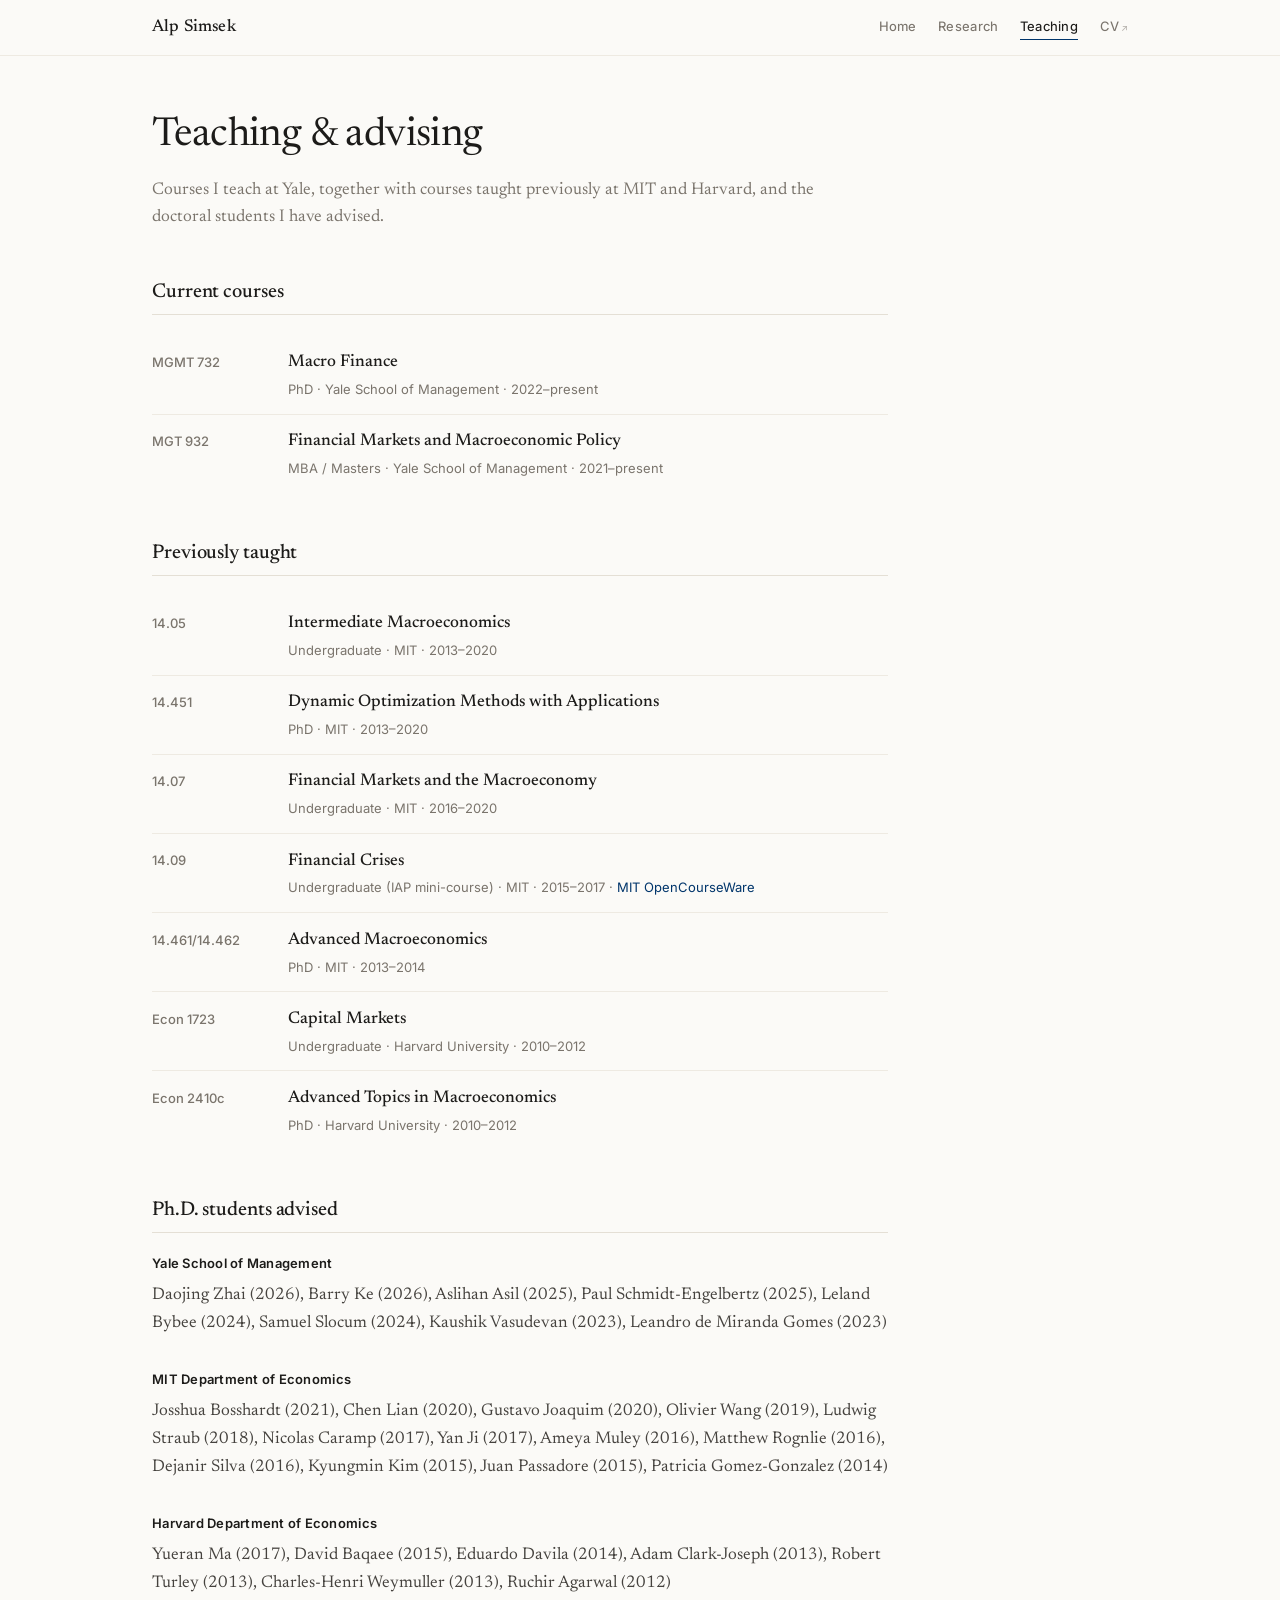
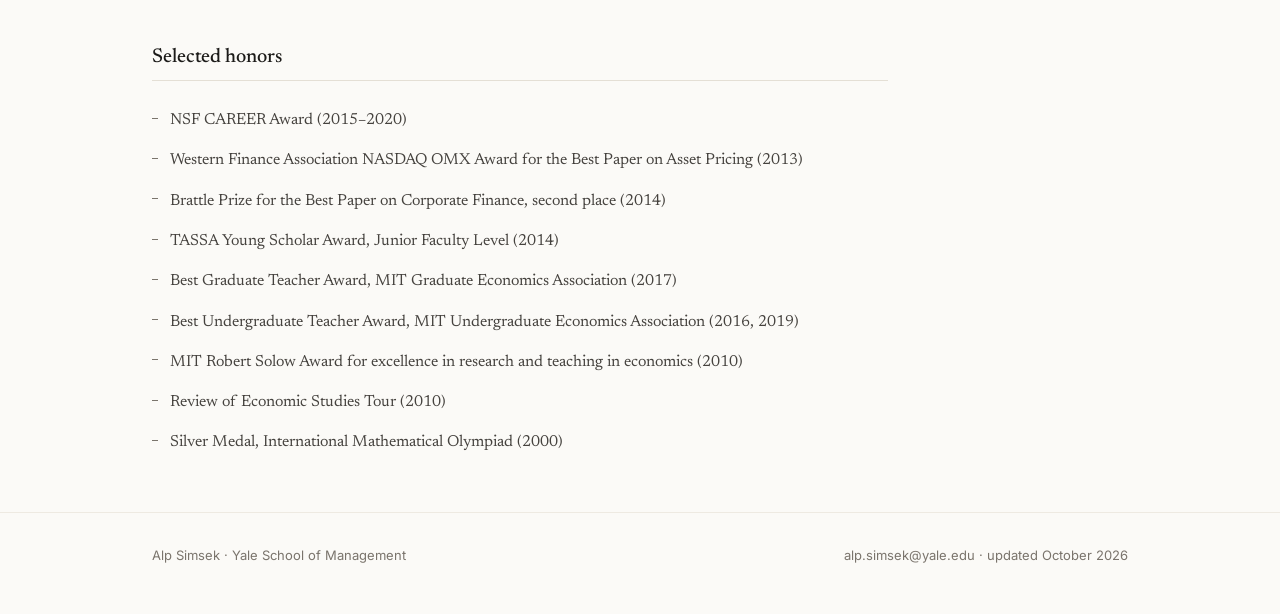
<file: docs/teaching.html>
<!doctype html>
<html lang="en">
<head>
<meta charset="utf-8">
<meta name="viewport" content="width=device-width, initial-scale=1">
<title>Teaching — Alp Simsek</title>
<meta name="description" content="Courses and doctoral advising by Alp Simsek at Yale SOM, MIT, and Harvard.">
<meta name="author" content="Alp Simsek">
<meta property="og:title" content="Teaching — Alp Simsek">
<meta property="og:description" content="Courses and doctoral advising by Alp Simsek at Yale SOM, MIT, and Harvard.">
<meta property="og:type" content="website">
<meta property="og:url" content="https://alpsimsek.org/teaching.html">
<link rel="canonical" href="https://alpsimsek.org/teaching.html">
<link rel="preconnect" href="https://fonts.googleapis.com">
<link rel="preconnect" href="https://fonts.gstatic.com" crossorigin>
<link rel="stylesheet" href="https://fonts.googleapis.com/css2?family=Inter:wght@400;450;500;600&family=Newsreader:ital,opsz,wght@0,6..72,300..600;1,6..72,300..600&display=swap">
<link rel="stylesheet" href="assets/style.css">
<link rel="icon" href="data:image/svg+xml,<svg xmlns=%22http://www.w3.org/2000/svg%22 viewBox=%220 0 100 100%22><text y=%22.9em%22 font-size=%2290%22 font-family=%22Georgia,serif%22>A</text></svg>">
</head>
<body>

<header class="site-header">
  <div class="wrap">
    <a class="brand" href="index.html">Alp Simsek</a>
    <nav class="site-nav"><a href="index.html">Home</a><a href="research.html">Research</a><a href="teaching.html" aria-current="page">Teaching</a><a href="https://www.dropbox.com/s/v7c8ki8d0lcqtub/simsekCV.pdf?dl=0">CV<span class="ext">↗</span></a></nav>
  </div>
</header>

<main>

<div class="wrap">
  <h1 class="page-title">Teaching &amp; advising</h1>
  <p class="page-intro">Courses I teach at Yale, together with courses taught previously
     at MIT and Harvard, and the doctoral students I have advised.</p>

  <h3 class="group-title">Current courses</h3>
  <ul class="courses"><li class="course"><div class="code">MGMT 732</div><div><p class="name">Macro Finance</p><div class="detail">PhD <span class="dot">·</span> Yale School of Management <span class="dot">·</span> 2022–present</div></div></li><li class="course"><div class="code">MGT 932</div><div><p class="name">Financial Markets and Macroeconomic Policy</p><div class="detail">MBA / Masters <span class="dot">·</span> Yale School of Management <span class="dot">·</span> 2021–present</div></div></li></ul>

  <h3 class="group-title">Previously taught</h3>
  <ul class="courses"><li class="course"><div class="code">14.05</div><div><p class="name">Intermediate Macroeconomics</p><div class="detail">Undergraduate <span class="dot">·</span> MIT <span class="dot">·</span> 2013–2020</div></div></li><li class="course"><div class="code">14.451</div><div><p class="name">Dynamic Optimization Methods with Applications</p><div class="detail">PhD <span class="dot">·</span> MIT <span class="dot">·</span> 2013–2020</div></div></li><li class="course"><div class="code">14.07</div><div><p class="name">Financial Markets and the Macroeconomy</p><div class="detail">Undergraduate <span class="dot">·</span> MIT <span class="dot">·</span> 2016–2020</div></div></li><li class="course"><div class="code">14.09</div><div><p class="name">Financial Crises</p><div class="detail">Undergraduate (IAP mini-course) <span class="dot">·</span> MIT <span class="dot">·</span> 2015–2017 <span class="dot">·</span> <a href="https://ocw.mit.edu/courses/14-09-financial-crises-january-iap-2016/">MIT OpenCourseWare</a></div></div></li><li class="course"><div class="code">14.461/14.462</div><div><p class="name">Advanced Macroeconomics</p><div class="detail">PhD <span class="dot">·</span> MIT <span class="dot">·</span> 2013–2014</div></div></li><li class="course"><div class="code">Econ 1723</div><div><p class="name">Capital Markets</p><div class="detail">Undergraduate <span class="dot">·</span> Harvard University <span class="dot">·</span> 2010–2012</div></div></li><li class="course"><div class="code">Econ 2410c</div><div><p class="name">Advanced Topics in Macroeconomics</p><div class="detail">PhD <span class="dot">·</span> Harvard University <span class="dot">·</span> 2010–2012</div></div></li></ul>

  <h3 class="group-title">Ph.D. students advised</h3>
  <div class="students-group"><h4>Yale School of Management</h4><p>Daojing Zhai (2026), Barry Ke (2026), Aslihan Asil (2025), Paul Schmidt-Engelbertz (2025), Leland Bybee (2024), Samuel Slocum (2024), Kaushik Vasudevan (2023), Leandro de Miranda Gomes (2023)</p></div><div class="students-group"><h4>MIT Department of Economics</h4><p>Josshua Bosshardt (2021), Chen Lian (2020), Gustavo Joaquim (2020), Olivier Wang (2019), Ludwig Straub (2018), Nicolas Caramp (2017), Yan Ji (2017), Ameya Muley (2016), Matthew Rognlie (2016), Dejanir Silva (2016), Kyungmin Kim (2015), Juan Passadore (2015), Patricia Gomez-Gonzalez (2014)</p></div><div class="students-group"><h4>Harvard Department of Economics</h4><p>Yueran Ma (2017), David Baqaee (2015), Eduardo Davila (2014), Adam Clark-Joseph (2013), Robert Turley (2013), Charles-Henri Weymuller (2013), Ruchir Agarwal (2012)</p></div>

  <h3 class="group-title">Selected honors</h3>
  <ul class="honors"><li>NSF CAREER Award (2015–2020)</li><li>Western Finance Association NASDAQ OMX Award for the Best Paper on Asset Pricing (2013)</li><li>Brattle Prize for the Best Paper on Corporate Finance, second place (2014)</li><li>TASSA Young Scholar Award, Junior Faculty Level (2014)</li><li>Best Graduate Teacher Award, MIT Graduate Economics Association (2017)</li><li>Best Undergraduate Teacher Award, MIT Undergraduate Economics Association (2016, 2019)</li><li>MIT Robert Solow Award for excellence in research and teaching in economics (2010)</li><li>Review of Economic Studies Tour (2010)</li><li>Silver Medal, International Mathematical Olympiad (2000)</li></ul>
</div>

</main>

<footer class="site-footer">
  <div class="wrap">
    <span>Alp Simsek · Yale School of Management</span>
    <span><a href="mailto:alp.simsek@yale.edu">alp.simsek@yale.edu</a> · updated October 2026</span>
  </div>
</footer>

</body>
</html>
</file>
<file: docs/assets/style.css>
/* ==========================================================================
   Alp Simsek — personal site
   Hand-written CSS. No frameworks, no build step beyond build.py.
   ========================================================================== */

/* ---------- tokens: light (default) ---------- */
:root {
  --bg:        #fbfaf7;
  --bg-tint:   #f4f1ea;
  --surface:   #ffffff;
  --ink:       #1c1b19;
  --ink-soft:  #45423e;
  --muted:     #7a746c;
  --rule:      #e4dfd5;
  --rule-soft: #eeeae2;
  --accent:    #00356b;   /* Yale blue */
  --accent-2:  #0b5c8a;
  --pill-bg:   #ffffff;
  --pill-ink:  #4a4640;
  --shadow:    0 1px 2px rgba(28,27,25,.05), 0 8px 24px -16px rgba(28,27,25,.28);

  --serif: "Newsreader", Charter, "Iowan Old Style", Georgia, "Times New Roman", serif;
  --sans:  "Inter", -apple-system, BlinkMacSystemFont, "Segoe UI", Helvetica, Arial, sans-serif;

  --measure: 42rem;
  --page:    64rem;
}

@media (prefers-color-scheme: dark) {
  :root:not([data-theme="light"]) {
    --bg:        #14151a;
    --bg-tint:   #1a1c22;
    --surface:   #1b1d23;
    --ink:       #eae7e2;
    --ink-soft:  #c6c2bb;
    --muted:     #948e85;
    --rule:      #2c2f37;
    --rule-soft: #24272e;
    --accent:    #8fb8dd;
    --accent-2:  #a9cbe8;
    --pill-bg:   #1f2228;
    --pill-ink:  #bdb8b0;
    --shadow:    0 1px 2px rgba(0,0,0,.4), 0 8px 24px -16px rgba(0,0,0,.7);
  }
}

:root[data-theme="dark"] {
  --bg:        #14151a;
  --bg-tint:   #1a1c22;
  --surface:   #1b1d23;
  --ink:       #eae7e2;
  --ink-soft:  #c6c2bb;
  --muted:     #948e85;
  --rule:      #2c2f37;
  --rule-soft: #24272e;
  --accent:    #8fb8dd;
  --accent-2:  #a9cbe8;
  --pill-bg:   #1f2228;
  --pill-ink:  #bdb8b0;
  --shadow:    0 1px 2px rgba(0,0,0,.4), 0 8px 24px -16px rgba(0,0,0,.7);
}

/* ---------- base ---------- */
* { box-sizing: border-box; }

html { -webkit-text-size-adjust: 100%; scroll-behavior: smooth; }

body {
  margin: 0;
  background: var(--bg);
  color: var(--ink);
  font-family: var(--serif);
  font-size: 1.0625rem;
  line-height: 1.62;
  font-optical-sizing: auto;
  -webkit-font-smoothing: antialiased;
  text-rendering: optimizeLegibility;
}

a { color: var(--accent); text-decoration: none; }
a:hover { color: var(--accent-2); text-decoration: underline; text-underline-offset: .18em; }

p { margin: 0 0 1em; }
em { font-style: italic; }
img { max-width: 100%; display: block; }

::selection { background: color-mix(in srgb, var(--accent) 18%, transparent); }

/* ---------- layout ---------- */
.wrap { max-width: var(--page); margin: 0 auto; padding: 0 1.5rem; }
.col  { max-width: var(--measure); }

/* ---------- header ---------- */
.site-header {
  position: sticky; top: 0; z-index: 20;
  background: color-mix(in srgb, var(--bg) 88%, transparent);
  backdrop-filter: saturate(1.4) blur(10px);
  -webkit-backdrop-filter: saturate(1.4) blur(10px);
  border-bottom: 1px solid var(--rule-soft);
}
.site-header .wrap {
  display: flex; align-items: baseline; justify-content: space-between;
  gap: 1.5rem; padding-top: .85rem; padding-bottom: .85rem;
}
.brand {
  font-family: var(--serif);
  font-size: 1.0625rem; font-weight: 500; letter-spacing: .01em;
  color: var(--ink);
}
.brand:hover { text-decoration: none; color: var(--accent); }

nav.site-nav { display: flex; gap: 1.35rem; flex-wrap: wrap; }
nav.site-nav a {
  font-family: var(--sans);
  font-size: .8125rem; font-weight: 450; letter-spacing: .02em;
  color: var(--muted);
  padding-bottom: 2px;
  border-bottom: 1px solid transparent;
}
nav.site-nav a:hover { color: var(--ink); text-decoration: none; border-bottom-color: var(--rule); }
nav.site-nav a[aria-current="page"] { color: var(--ink); border-bottom-color: var(--accent); }
nav.site-nav a .ext { font-size: .7em; opacity: .55; margin-left: .18em; }

/* ---------- hero ---------- */
.hero { padding: 3.75rem 0 2.5rem; }
.hero-grid {
  display: grid;
  grid-template-columns: minmax(0, 1fr) 15rem;
  gap: 3rem;
  align-items: start;
}
.hero h1 {
  font-family: var(--serif);
  font-size: clamp(2.1rem, 1.3rem + 2.6vw, 3.1rem);
  font-weight: 400;
  line-height: 1.08;
  letter-spacing: -.018em;
  margin: 0 0 .55rem;
}
.hero .role {
  font-family: var(--sans);
  font-size: .9375rem; font-weight: 450;
  color: var(--ink-soft);
  margin: 0 0 .25rem;
}
.hero .role .sep { color: var(--rule); margin: 0 .5rem; }
.hero .tagline {
  font-size: 1.0625rem; color: var(--muted); font-style: italic;
  margin: 0 0 1.75rem;
}

.portrait {
  width: 100%;
  height: auto;          /* beat the img height attribute so aspect-ratio wins */
  aspect-ratio: 4 / 5;
  object-fit: cover;
  object-position: 50% 14%;
  border-radius: 3px;
  box-shadow: var(--shadow);
  filter: saturate(.96);
}

/* ---------- prose ---------- */
.prose { max-width: var(--measure); }
.prose p { color: var(--ink-soft); }
.prose p:last-child { margin-bottom: 0; }

/* ---------- quick links ---------- */
.quicklinks { display: flex; flex-wrap: wrap; gap: .5rem; margin: 1.75rem 0 0; }
.quicklinks a {
  font-family: var(--sans);
  font-size: .8125rem; font-weight: 500; letter-spacing: .01em;
  color: var(--ink);
  background: var(--pill-bg);
  border: 1px solid var(--rule);
  border-radius: 999px;
  padding: .4rem .9rem;
  transition: border-color .15s ease, transform .15s ease;
}
.quicklinks a:hover {
  text-decoration: none;
  border-color: var(--accent);
  color: var(--accent);
  transform: translateY(-1px);
}

/* ---------- roles list under portrait ---------- */
.sidecard {
  font-family: var(--sans);
  font-size: .8125rem;
  line-height: 1.6;
  color: var(--muted);
  margin-top: 1rem;
}
.sidecard li { margin-bottom: .5rem; list-style: none; }
.sidecard ul { margin: 0; padding: 0; }
.sidecard em { font-style: italic; }

/* ---------- section headings ---------- */
.section { padding: 2.5rem 0; border-top: 1px solid var(--rule-soft); }
.section:first-of-type { border-top: 0; }

h2.section-title {
  font-family: var(--sans);
  font-size: .75rem;
  font-weight: 600;
  letter-spacing: .1em;
  text-transform: uppercase;
  color: var(--muted);
  margin: 0 0 1.75rem;
}

h3.group-title {
  max-width: 46rem;
  font-family: var(--serif);
  font-size: 1.25rem; font-weight: 500; letter-spacing: -.005em;
  margin: 2.75rem 0 1.25rem;
  padding-bottom: .4rem;
  border-bottom: 1px solid var(--rule);
}
h3.group-title:first-child { margin-top: 0; }

.page-title {
  font-family: var(--serif);
  font-size: clamp(1.9rem, 1.4rem + 1.6vw, 2.5rem);
  font-weight: 400; letter-spacing: -.015em;
  margin: 3rem 0 .5rem;
}
.page-intro { color: var(--muted); max-width: var(--measure); margin: 0 0 2.5rem; }

/* ---------- paper list ---------- */
.papers { list-style: none; margin: 0; padding: 0; max-width: 46rem; }

.paper {
  padding: 1.15rem 0 1.15rem 1.1rem;
  margin-left: -1.1rem;
  border-bottom: 1px solid var(--rule-soft);
  border-left: 2px solid transparent;
  transition: border-left-color .18s ease, background .18s ease;
}
.paper:last-child { border-bottom: 0; }
.paper:hover { border-left-color: var(--accent); background: var(--bg-tint); }

.paper-title {
  font-family: var(--serif);
  font-size: 1.1875rem;
  font-weight: 500;
  line-height: 1.32;
  letter-spacing: -.006em;
  margin: 0 0 .3rem;
  color: var(--ink);
}
.paper-title a { color: inherit; }
.paper-title a:hover { color: var(--accent); text-decoration: none; }

.paper-meta {
  font-family: var(--sans);
  font-size: .84375rem;
  color: var(--muted);
  margin: 0 0 .55rem;
}
.paper-meta .outlet { font-style: italic; color: var(--ink-soft); }
.paper-meta .dot { margin: 0 .45rem; opacity: .5; }

.paper-note {
  font-family: var(--sans);
  font-size: .8125rem;
  color: var(--muted);
  margin: 0 0 .55rem;
}
.paper-note em { font-style: italic; }

/* link pills */
.paper-links { display: flex; flex-wrap: wrap; gap: .35rem; align-items: center; }
.paper-links a, .abstract-toggle {
  font-family: var(--sans);
  font-size: .75rem; font-weight: 500; letter-spacing: .015em;
  color: var(--pill-ink);
  background: var(--pill-bg);
  border: 1px solid var(--rule);
  border-radius: 4px;
  padding: .2rem .55rem;
  white-space: nowrap;
  transition: border-color .15s ease, color .15s ease;
}
.paper-links a:hover { color: var(--accent); border-color: var(--accent); text-decoration: none; }

/* abstract disclosure */
details.abstract { margin-top: .55rem; }
details.abstract > summary {
  list-style: none;
  display: inline-block;
  cursor: pointer;
  font-family: var(--sans);
  font-size: .75rem; font-weight: 500; letter-spacing: .015em;
  color: var(--pill-ink);
  background: var(--pill-bg);
  border: 1px solid var(--rule);
  border-radius: 4px;
  padding: .2rem .55rem;
  user-select: none;
  transition: border-color .15s ease, color .15s ease;
}
details.abstract > summary::-webkit-details-marker { display: none; }
details.abstract > summary:hover { color: var(--accent); border-color: var(--accent); }
details.abstract > summary::after { content: " ＋"; font-size: .8em; opacity: .6; }
details.abstract[open] > summary::after { content: " －"; }
details.abstract[open] > summary { color: var(--accent); border-color: var(--accent); }
.abstract-body {
  margin-top: .85rem;
  padding-left: .9rem;
  border-left: 2px solid var(--rule);
  font-size: .96875rem;
  line-height: 1.6;
  color: var(--ink-soft);
  max-width: var(--measure);
}

/* keep the abstract row on its own line under the pills */
.paper-actions { display: flex; flex-wrap: wrap; gap: .35rem; align-items: center; }

/* ---------- teaching ---------- */
.courses { list-style: none; margin: 0; padding: 0; }
.course {
  display: grid;
  grid-template-columns: 7.5rem minmax(0,1fr);
  gap: 1rem;
  padding: .85rem 0;
  border-bottom: 1px solid var(--rule-soft);
}
.course:last-child { border-bottom: 0; }
.course .code {
  font-family: var(--sans);
  font-size: .8125rem; font-weight: 500;
  color: var(--muted);
  padding-top: .18rem;
}
.course .name { font-size: 1.0625rem; font-weight: 500; margin: 0 0 .15rem; }
.course .detail { font-family: var(--sans); font-size: .8125rem; color: var(--muted); }
.course .detail a { font-size: inherit; }

.students-group { margin-bottom: 2rem; }
.students-group h4 {
  font-family: var(--sans);
  font-size: .8125rem; font-weight: 600; letter-spacing: .02em;
  color: var(--ink);
  margin: 0 0 .5rem;
}
.students-group p { color: var(--ink-soft); margin: 0; }

/* ---------- honors ---------- */
.honors { list-style: none; margin: 0; padding: 0; max-width: var(--measure); }
.honors li {
  padding: .45rem 0 .45rem 1.1rem;
  position: relative;
  color: var(--ink-soft);
  font-size: 1rem;
}
.honors li::before {
  content: "";
  position: absolute; left: 0; top: 1.05em;
  width: .35rem; height: 1px; background: var(--muted);
}

/* ---------- contact ---------- */
.contact-grid {
  display: grid;
  grid-template-columns: repeat(auto-fit, minmax(14rem, 1fr));
  gap: 2rem;
  max-width: var(--measure);
}
.contact-grid h4 {
  font-family: var(--sans);
  font-size: .75rem; font-weight: 600; letter-spacing: .08em; text-transform: uppercase;
  color: var(--muted);
  margin: 0 0 .5rem;
}
.contact-grid p { color: var(--ink-soft); margin: 0; }

/* ---------- footer ---------- */
.site-footer {
  border-top: 1px solid var(--rule-soft);
  margin-top: 3rem;
  padding: 2rem 0 3rem;
  font-family: var(--sans);
  font-size: .8125rem;
  color: var(--muted);
}
.site-footer .wrap { display: flex; justify-content: space-between; gap: 1.5rem; flex-wrap: wrap; }
.site-footer a { color: var(--muted); }
.site-footer a:hover { color: var(--accent); }

/* ---------- responsive ---------- */
@media (max-width: 46rem) {
  .hero { padding: 2.25rem 0 1.5rem; }
  .hero-grid { grid-template-columns: 1fr; gap: 1.75rem; }
  .portrait-wrap { max-width: 11rem; }
  .course { grid-template-columns: 1fr; gap: .1rem; }
  .course .code { padding-top: 0; }
  .site-header .wrap { flex-direction: column; align-items: flex-start; gap: .5rem; }
  nav.site-nav { gap: 1.1rem; }
}

@media (prefers-reduced-motion: reduce) {
  html { scroll-behavior: auto; }
  * { transition: none !important; }
}

/* ---------- print ---------- */
@media print {
  .site-header, .site-footer, .quicklinks { display: none; }
  body { background: #fff; color: #000; }
  details.abstract[open] > summary { display: none; }
}

/* ---------- in-page jump nav (research) ---------- */
.jumps {
  display: flex; flex-wrap: wrap; gap: .4rem;
  max-width: 46rem;
  margin: 0 0 2.5rem;
  padding-bottom: 1.75rem;
  border-bottom: 1px solid var(--rule-soft);
}
.jumps a {
  font-family: var(--sans);
  font-size: .75rem; font-weight: 500; letter-spacing: .015em;
  color: var(--pill-ink);
  background: var(--pill-bg);
  border: 1px solid var(--rule);
  border-radius: 999px;
  padding: .25rem .7rem;
  transition: border-color .15s ease, color .15s ease;
}
.jumps a:hover { color: var(--accent); border-color: var(--accent); text-decoration: none; }

/* offset anchors so the sticky header doesn't cover the heading */
h3.group-title { scroll-margin-top: 5rem; }

/* keep teaching content on the same measure as the paper lists */
.courses, .students-group, .honors { max-width: 46rem; }

/* ---------- subheading inside a research group ---------- */
h4.subgroup-title {
  font-family: var(--sans);
  font-size: .75rem;
  font-weight: 600;
  letter-spacing: .08em;
  text-transform: uppercase;
  color: var(--muted);
  max-width: 46rem;
  margin: 2rem 0 .75rem;
}
h4.subgroup-title:first-of-type { margin-top: 0; }
</file>
